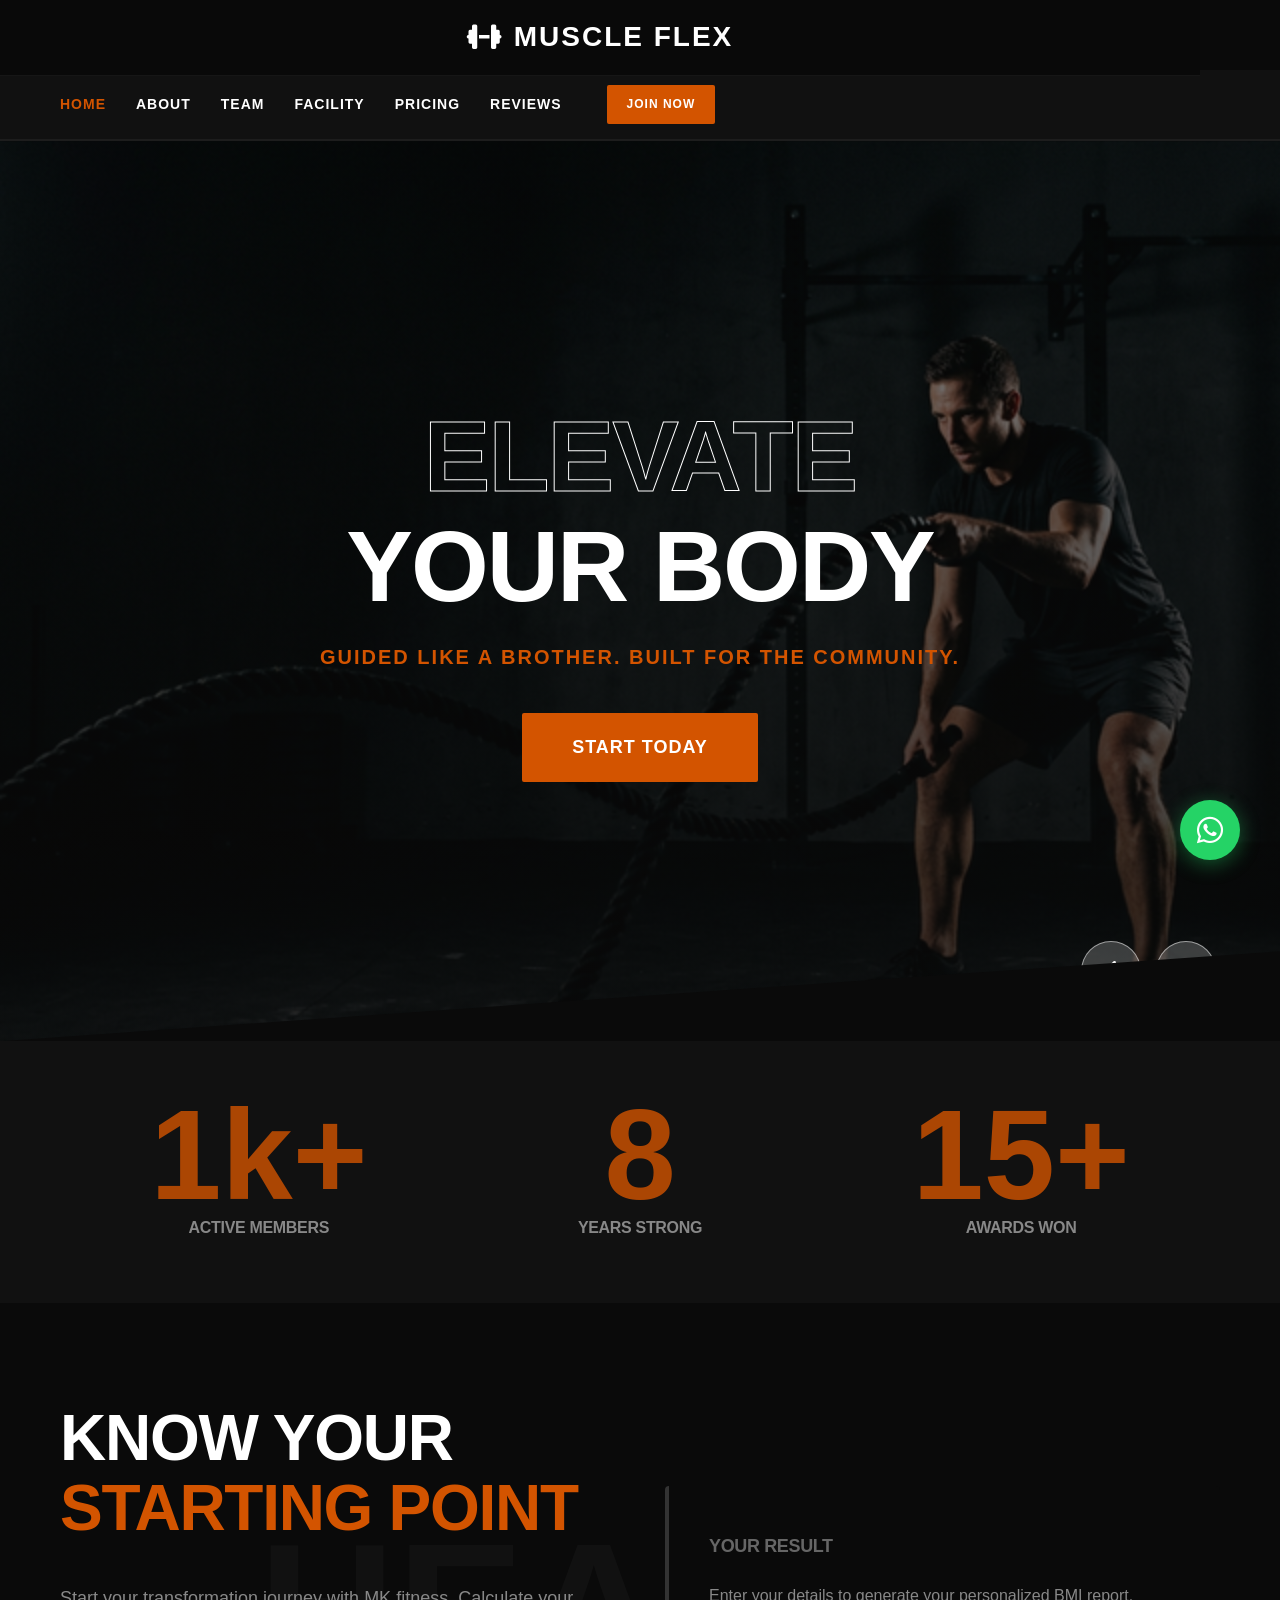
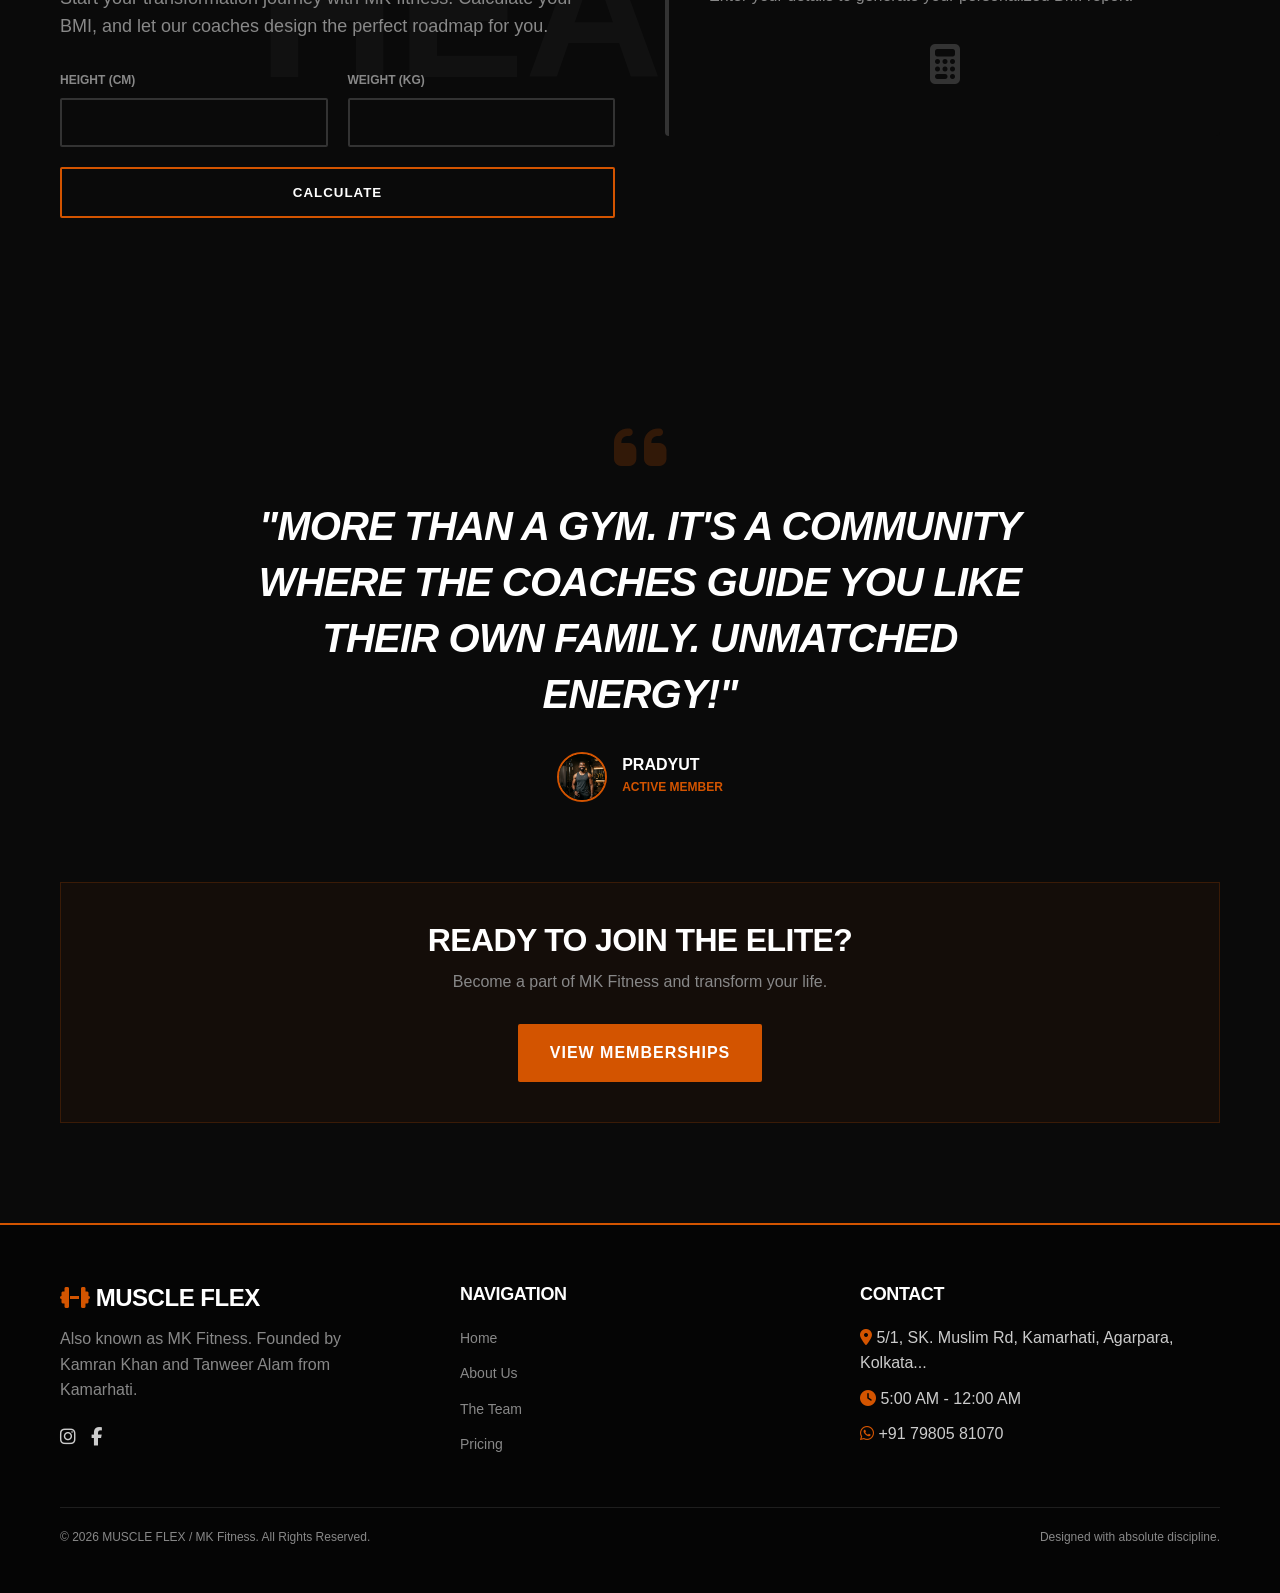
<file: index.html>
<!DOCTYPE html>
<html lang="en">

<head>
    <meta charset="UTF-8">
    <meta name="viewport" content="width=device-width, initial-scale=1.0">
    <title>MUSCLE FLEX | MK Fitness</title>
    <meta name="description"
        content="MK Fitness - Guided Like a Brother. Built for the Community. Transform your body with experts Kamran Khan and Tanweer Alam in Kamarhati.">
    <!-- Font Awesome for Icons -->
    <link rel="stylesheet" href="https://cdnjs.cloudflare.com/ajax/libs/font-awesome/6.4.0/css/all.min.css">
    <link rel="stylesheet" href="style.css">
</head>

<body>

    <!-- Header Navigation -->
    <header>
        <div class="container logo-container">
            <a href="index.html" class="logo">
                <i class="fas fa-dumbbell"></i>
                MUSCLE FLEX
            </a>
        </div>
    </header>
    <div class="main-nav">
        <div class="container" style="position: relative;">
            <button class="nav-scroll-btn scroll-left"><i class="fas fa-chevron-left"></i></button>
            <div class="nav-scroll-container">
                <nav class="nav-links">
                    <a href="index.html">Home</a>
                    <a href="about.html">About</a>
                    <a href="trainers.html">Team</a>
                    <a href="gallery.html">Facility</a>
                    <a href="pricing.html">Pricing</a>
                    <a href="testimonials.html">Reviews</a>
                    <a href="contact.html" class="btn" style="padding: 10px 20px; font-size: 12px; margin-left: 15px;">Join Now</a>
                </nav>
            </div>
            <button class="nav-scroll-btn scroll-right"><i class="fas fa-chevron-right"></i></button>
        </div>
    </div>

    <!-- Hero Section -->
    <section class="hero clip-bottom-right fade-in-section"
        style="height: 100vh; display: flex; align-items: center; position: relative;">

        <!-- Image Slider -->
        <div class="hero-slider" id="homeSlider">
            <div class="hero-slide active" style="background-image: url('assets/images/hero_bg_1772697426117.png');">
            </div>
            <div class="hero-slide"
                style="background-image: url('https://images.unsplash.com/photo-1534438327276-14e5300c3a48?q=80&w=1470&auto=format&fit=crop');">
            </div>
            <div class="hero-slide"
                style="background-image: url('https://images.unsplash.com/photo-1581009146145-b5ef050c2e1e?q=80&w=1470&auto=format&fit=crop');">
            </div>
            <div class="hero-slide"
                style="background-image: url('https://images.unsplash.com/photo-1540497077202-7c8a3999166f?q=80&w=1470&auto=format&fit=crop');">
            </div>
            <div class="hero-slide"
                style="background-image: url('https://images.unsplash.com/photo-1517836357463-d25dfeac3438?q=80&w=1470&auto=format&fit=crop');">
            </div>
            <div class="hero-slide"
                style="background-image: url('https://images.unsplash.com/photo-1571019614242-c5c5dee9f50b?q=80&w=1470&auto=format&fit=crop');">
            </div>
            <div class="hero-slide"
                style="background-image: url('https://images.unsplash.com/photo-1554224155-6726b3ff858f?q=80&w=1511&auto=format&fit=crop');">
            </div>
        </div>

        <div class="slider-controls">
            <button class="slider-btn prev-slide" id="sliderPrev"><i class="fas fa-chevron-left"></i></button>
            <button class="slider-btn next-slide" id="sliderNext"><i class="fas fa-chevron-right"></i></button>
        </div>

        <div class="container section-relative text-center">
            <h1 class="hero-headline">
                <span style="color: transparent; -webkit-text-stroke: 1px var(--text-white);">ELEVATE</span>
                <br>YOUR BODY
            </h1>
            <p style="font-size: 20px; font-weight: 600; text-transform: uppercase; margin-bottom: 40px; letter-spacing: 2px;"
                class="text-orange">Guided Like a Brother. Built for the Community.</p>
            <a href="contact.html" class="btn" style="font-size: 18px; padding: 20px 50px;">START TODAY</a>
        </div>
    </section>

    <!-- Stats Bar -->
    <section class="stats-bar bg-dark" style="padding: 50px 0;">
        <div class="container"
            style="display: flex; justify-content: space-around; flex-wrap: wrap; text-align: center; gap: 30px;">
            <div class="fade-in-section delay-1">
                <div class="big-number">1k+</div>
                <h4 style="color: var(--text-muted);">ACTIVE MEMBERS</h4>
            </div>
            <div class="fade-in-section delay-2">
                <div class="big-number">8</div>
                <h4 style="color: var(--text-muted);">YEARS STRONG</h4>
            </div>
            <div class="fade-in-section delay-3">
                <div class="big-number">15+</div>
                <h4 style="color: var(--text-muted);">AWARDS WON</h4>
            </div>
        </div>
    </section>

    <!-- BMI Calculator -->
    <section class="bmi-calc section-padding bg-tertiary clip-both section-relative">
        <div class="ghost-text">HEALTH</div>
        <div class="container section-relative"
            style="display: grid; grid-template-columns: 1fr 1fr; gap: 50px; align-items: center;">
            <div class="fade-in-section">
                <h2 class="section-title">KNOW YOUR
                    <br><span class="text-orange">STARTING POINT</span>
                </h2>
                <p style="font-size: 18px; color: var(--text-muted);">Start your transformation journey with MK fitness.
                    Calculate your BMI, and let our coaches design the perfect roadmap for you.</p>

                <form id="bmi-form" style="display: grid; grid-template-columns: 1fr 1fr; gap: 20px; margin-top: 30px;">
                    <div>
                        <label
                            style="display: block; margin-bottom: 8px; font-size: 12px; font-weight: 700; color: var(--text-muted); text-transform: uppercase;">Height
                            (cm)</label>
                        <input type="number" id="bmi-height" required
                            style="width: 100%; padding: 15px; background: transparent; border: 2px solid #333; color: white; font-weight: 600; outline: none; transition: border 0.3s; border-radius: 2px;">
                    </div>
                    <div>
                        <label
                            style="display: block; margin-bottom: 8px; font-size: 12px; font-weight: 700; color: var(--text-muted); text-transform: uppercase;">Weight
                            (kg)</label>
                        <input type="number" id="bmi-weight" required
                            style="width: 100%; padding: 15px; background: transparent; border: 2px solid #333; color: white; font-weight: 600; outline: none; transition: border 0.3s; border-radius: 2px;">
                    </div>
                    <button type="submit" class="btn btn-outline" style="grid-column: span 2;">CALCULATE</button>
                </form>
            </div>

            <div id="bmi-result" class="fade-in-section delay-2"
                style="background: var(--bg-primary); padding: 40px; border-left: 4px solid #333; border-radius: 4px; display: flex; flex-direction: column; justify-content: center; min-height: 250px;">
                <h3 style="color: #666; font-weight: 600; font-size: 18px;">YOUR RESULT</h3>
                <p style="color: var(--text-muted); margin-top: 10px;">Enter your details to generate your personalized
                    BMI report.</p>
                <i class="fas fa-calculator"
                    style="font-size: 40px; color: #333; margin-top: 20px; align-self: center;"></i>
            </div>
        </div>
    </section>

    <!-- Testimonial Snippet & CTA -->
    <section class="section-padding bg-primary clip-both">
        <div class="container text-center fade-in-section">
            <i class="fas fa-quote-left"
                style="font-size: 60px; color: var(--accent-orange); opacity: 0.2; margin-bottom: 20px;"></i>
            <h2
                style="font-size: clamp(24px, 4vw, 40px); font-weight: 600; font-style: italic; max-width: 800px; margin: 0 auto; line-height: 1.4;">
                "More than a gym. It's a community where the coaches guide you like their own family. Unmatched energy!"
            </h2>
            <div style="margin-top: 30px; display: flex; align-items: center; justify-content: center; gap: 15px;">
                <img src="assets/images/avatar_pradyut_1772697678929.png" alt="PRADYUT"
                    style="width: 50px; height: 50px; border-radius: 50%; border: 2px solid var(--accent-orange);">
                <div style="text-align: left;">
                    <strong
                        style="color: var(--text-white); font-weight: 800; text-transform: uppercase; display: block; line-height: 1;">PRADYUT</strong>
                    <span style="color: var(--accent-orange); font-size: 12px; font-weight: 600;">ACTIVE MEMBER</span>
                </div>
            </div>

            <div
                style="margin-top: 80px; padding: 40px; background: rgba(211,84,0,0.05); border: 1px solid rgba(211,84,0,0.2);">
                <h3 style="font-size: 32px; margin-bottom: 10px;">READY TO JOIN THE ELITE?</h3>
                <p style="color: var(--text-muted); margin-bottom: 30px;">Become a part of MK Fitness and transform your
                    life.</p>
                <a href="pricing.html" class="btn">VIEW MEMBERSHIPS</a>
            </div>
        </div>
    </section>

    <!-- Footer -->
    <footer>
        <div class="container">
            <div class="footer-content">
                <div class="footer-brand">
                    <h3 style="font-weight: 900;"><i class="fas fa-dumbbell text-orange"></i> MUSCLE FLEX</h3>
                    <p>Also known as MK Fitness. Founded by Kamran Khan and Tanweer Alam from Kamarhati.</p>
                    <div class="social-icons" style="margin-top: 20px;">
                        <a href="https://www.instagram.com/mk_fitness231/" target="_blank"><i
                                class="fab fa-instagram"></i></a>
                        <a href="https://www.instagram.com/p/DUtfgLCE4Ok/" target="_blank"><i
                                class="fab fa-facebook-f"></i></a>
                    </div>
                </div>

                <div class="footer-links">
                    <h4 style="color: var(--text-white); font-weight: 700;">NAVIGATION</h4>
                    <ul>
                        <li><a href="index.html">Home</a></li>
                        <li><a href="about.html">About Us</a></li>
                        <li><a href="trainers.html">The Team</a></li>
                        <li><a href="pricing.html">Pricing</a></li>
                    </ul>
                </div>

                <div class="footer-links">
                    <h4 style="color: var(--text-white); font-weight: 700;">CONTACT</h4>
                    <ul>
                        <li><i class="fas fa-map-marker-alt text-orange"></i> 5/1, SK. Muslim Rd, Kamarhati, Agarpara,
                            Kolkata...</li>
                        <li><i class="fas fa-clock text-orange"></i> 5:00 AM - 12:00 AM</li>
                        <li><i class="fab fa-whatsapp text-orange"></i> +91 79805 81070</li>
                    </ul>
                </div>
            </div>

            <div class="footer-bottom">
                <p>&copy; 2026 MUSCLE FLEX / MK Fitness. All Rights Reserved.</p>
                <p>Designed with absolute discipline.</p>
            </div>
        </div>
    </footer>

    <!-- WhatsApp Floating Button -->
    <a href="https://wa.me/917980581070?text=Hi!%20I'm%20interested%20in%20joining%20MUSCLE%20FLEX%20%F0%9F%92%AA"
        class="whatsapp-float" target="_blank" aria-label="Chat on WhatsApp">
        <i class="fab fa-whatsapp"></i>
    </a>

    <script src="script.js"></script>
</body>

</html>
</file>
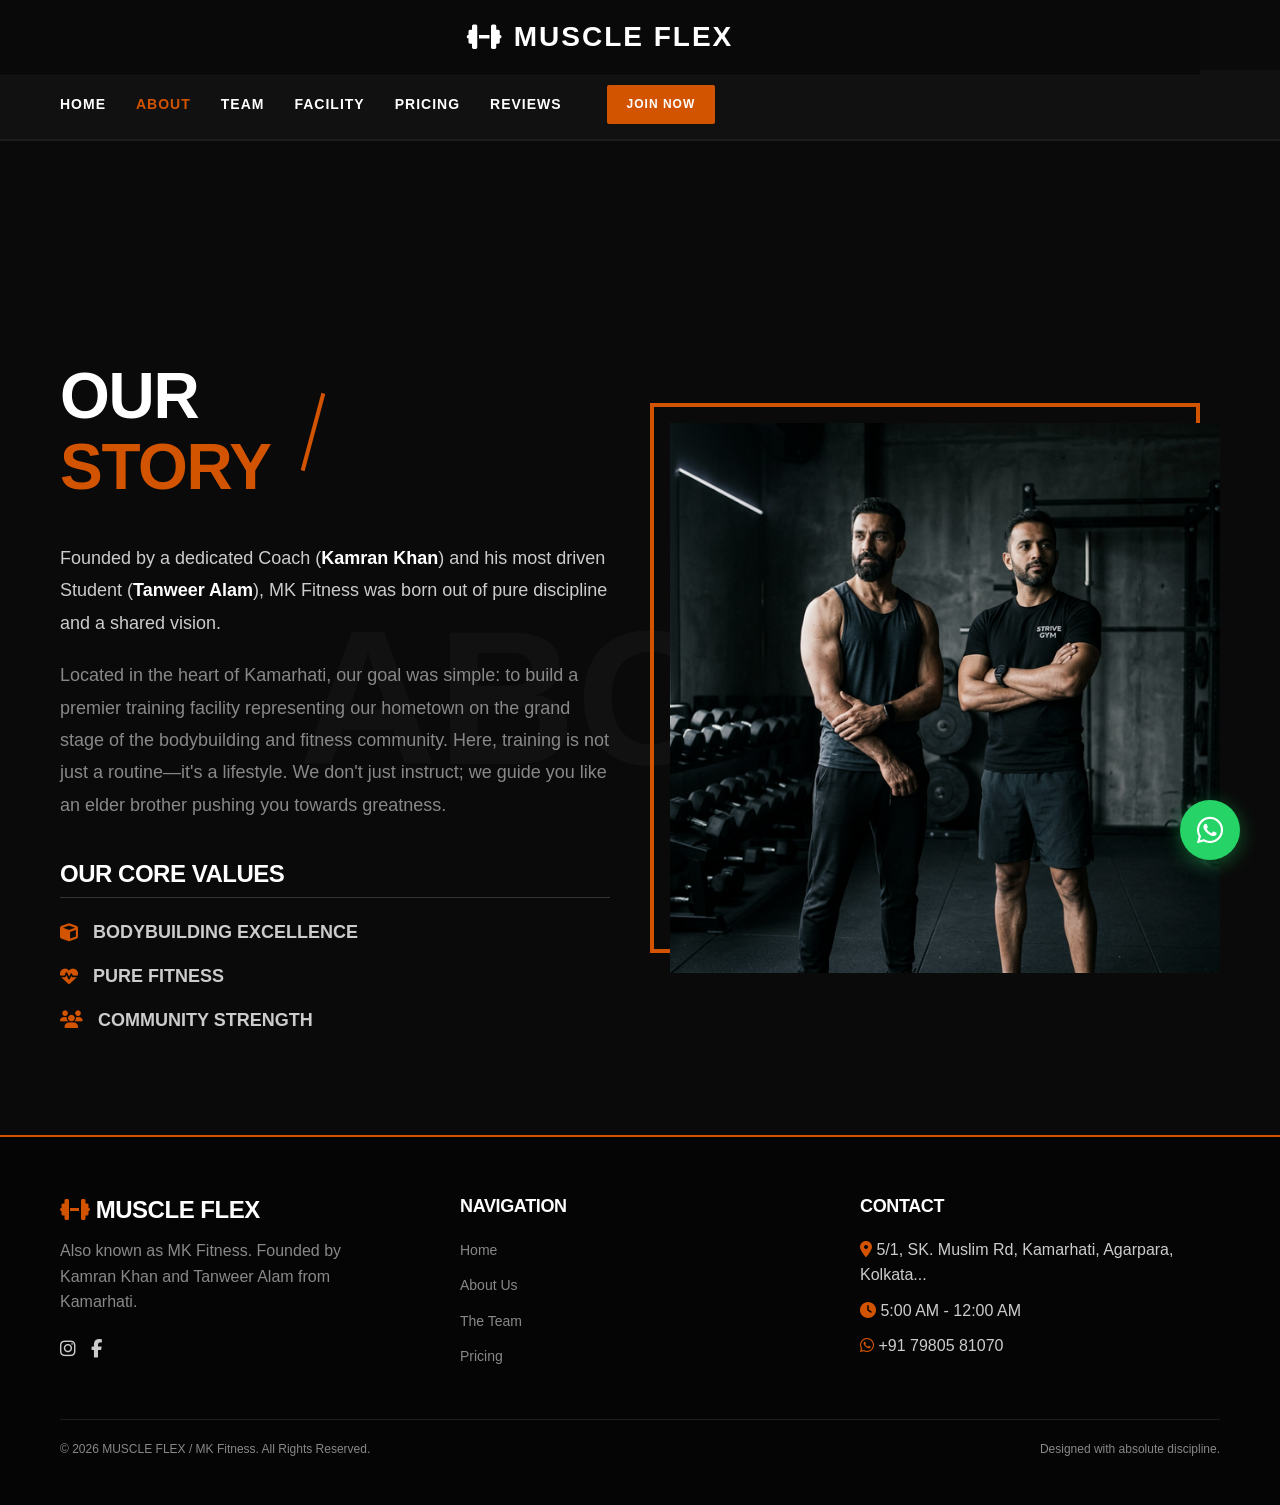
<file: about.html>
<!DOCTYPE html>
<html lang="en">

<head>
    <meta charset="UTF-8">
    <meta name="viewport" content="width=device-width, initial-scale=1.0">
    <title>About Us | MUSCLE FLEX | MK Fitness</title>
    <link rel="stylesheet" href="https://cdnjs.cloudflare.com/ajax/libs/font-awesome/6.4.0/css/all.min.css">
    <link rel="stylesheet" href="style.css">
</head>

<body>

    <!-- Header Navigation -->
    <header>
        <div class="container logo-container">
            <a href="index.html" class="logo">
                <i class="fas fa-dumbbell"></i>
                MUSCLE FLEX
            </a>
        </div>
    </header>
    <div class="main-nav">
        <div class="container" style="position: relative;">
            <button class="nav-scroll-btn scroll-left"><i class="fas fa-chevron-left"></i></button>
            <div class="nav-scroll-container">
                <nav class="nav-links">
                    <a href="index.html">Home</a>
                    <a href="about.html">About</a>
                    <a href="trainers.html">Team</a>
                    <a href="gallery.html">Facility</a>
                    <a href="pricing.html">Pricing</a>
                    <a href="testimonials.html">Reviews</a>
                    <a href="contact.html" class="btn" style="padding: 10px 20px; font-size: 12px; margin-left: 15px;">Join Now</a>
                </nav>
            </div>
            <button class="nav-scroll-btn scroll-right"><i class="fas fa-chevron-right"></i></button>
        </div>
    </div>

    <!-- Page Header Area -->
    <div style="height: 120px;"></div>

    <!-- About Section -->
    <section class="section-padding bg-secondary section-relative clip-bottom-right">
        <div class="ghost-text">ABOUT</div>

        <div class="container section-relative"
            style="display: grid; grid-template-columns: 1fr 1fr; gap: 60px; align-items: center;">
            <div class="fade-in-section">
                <div style="display: flex; align-items: center;">
                    <h2 class="section-title" style="margin-bottom: 0;">OUR
                        <br><span class="text-orange">STORY</span>
                    </h2>
                    <div class="orange-slash" style="margin-left: 40px;"></div>
                </div>

                <p
                    style="font-size: 18px; line-height: 1.8; color: var(--text-light); margin-top: 40px; margin-bottom: 20px;">
                    Founded by a dedicated Coach (<span class="text-white" style="font-weight: 700;">Kamran Khan</span>)
                    and his most driven Student (<span class="text-white" style="font-weight: 700;">Tanweer
                        Alam</span>), MK Fitness was born out of pure discipline and a shared vision.
                </p>
                <p style="font-size: 18px; line-height: 1.8; color: var(--text-muted); margin-bottom: 40px;">
                    Located in the heart of Kamarhati, our goal was simple: to build a premier training facility
                    representing our hometown on the grand stage of the bodybuilding and fitness community. Here,
                    training is not just a routine—it's a lifestyle. We don't just instruct; we guide you like an elder
                    brother pushing you towards greatness.
                </p>

                <h3 style="font-size: 24px; border-bottom: 1px solid #333; padding-bottom: 10px; margin-bottom: 20px;">
                    OUR CORE VALUES</h3>
                <ul style="list-style: none; display: flex; flex-direction: column; gap: 15px;">
                    <li style="display: flex; align-items: center; gap: 15px; font-size: 18px; font-weight: 600;">
                        <i class="fas fa-cube text-orange"></i> BODYBUILDING EXCELLENCE
                    </li>
                    <li style="display: flex; align-items: center; gap: 15px; font-size: 18px; font-weight: 600;">
                        <i class="fas fa-heartbeat text-orange"></i> PURE FITNESS
                    </li>
                    <li style="display: flex; align-items: center; gap: 15px; font-size: 18px; font-weight: 600;">
                        <i class="fas fa-users text-orange"></i> COMMUNITY STRENGTH
                    </li>
                </ul>
            </div>

            <div class="fade-in-section delay-2" style="position: relative;">
                <div
                    style="position: absolute; top: -20px; left: -20px; width: 100%; height: 100%; border: 4px solid var(--accent-orange); z-index: 0;">
                </div>
                <img src="assets/images/about_photo_1772697732230.png" alt="Kamran and Tanweer"
                    style="position: relative; z-index: 1; filter: grayscale(20%); width: 100%;">
            </div>
        </div>
    </section>

    <!-- Footer -->
    <footer>
        <div class="container">
            <div class="footer-content">
                <div class="footer-brand">
                    <h3 style="font-weight: 900;"><i class="fas fa-dumbbell text-orange"></i> MUSCLE FLEX</h3>
                    <p>Also known as MK Fitness. Founded by Kamran Khan and Tanweer Alam from Kamarhati.</p>
                    <div class="social-icons" style="margin-top: 20px;">
                        <a href="https://www.instagram.com/mk_fitness231/" target="_blank"><i
                                class="fab fa-instagram"></i></a>
                        <a href="https://www.instagram.com/p/DUtfgLCE4Ok/" target="_blank"><i
                                class="fab fa-facebook-f"></i></a>
                    </div>
                </div>

                <div class="footer-links">
                    <h4 style="color: var(--text-white); font-weight: 700;">NAVIGATION</h4>
                    <ul>
                        <li><a href="index.html">Home</a></li>
                        <li><a href="about.html">About Us</a></li>
                        <li><a href="trainers.html">The Team</a></li>
                        <li><a href="pricing.html">Pricing</a></li>
                    </ul>
                </div>

                <div class="footer-links">
                    <h4 style="color: var(--text-white); font-weight: 700;">CONTACT</h4>
                    <ul>
                        <li><i class="fas fa-map-marker-alt text-orange"></i> 5/1, SK. Muslim Rd, Kamarhati, Agarpara,
                            Kolkata...</li>
                        <li><i class="fas fa-clock text-orange"></i> 5:00 AM - 12:00 AM</li>
                        <li><i class="fab fa-whatsapp text-orange"></i> +91 79805 81070</li>
                    </ul>
                </div>
            </div>

            <div class="footer-bottom">
                <p>&copy; 2026 MUSCLE FLEX / MK Fitness. All Rights Reserved.</p>
                <p>Designed with absolute discipline.</p>
            </div>
        </div>
    </footer>

    <!-- WhatsApp Floating Button -->
    <a href="https://wa.me/917980581070?text=Hi!%20I'm%20interested%20in%20joining%20MUSCLE%20FLEX%20%F0%9F%92%AA"
        class="whatsapp-float" target="_blank" aria-label="Chat on WhatsApp">
        <i class="fab fa-whatsapp"></i>
    </a>

    <script src="script.js"></script>
</body>

</html>
</file>
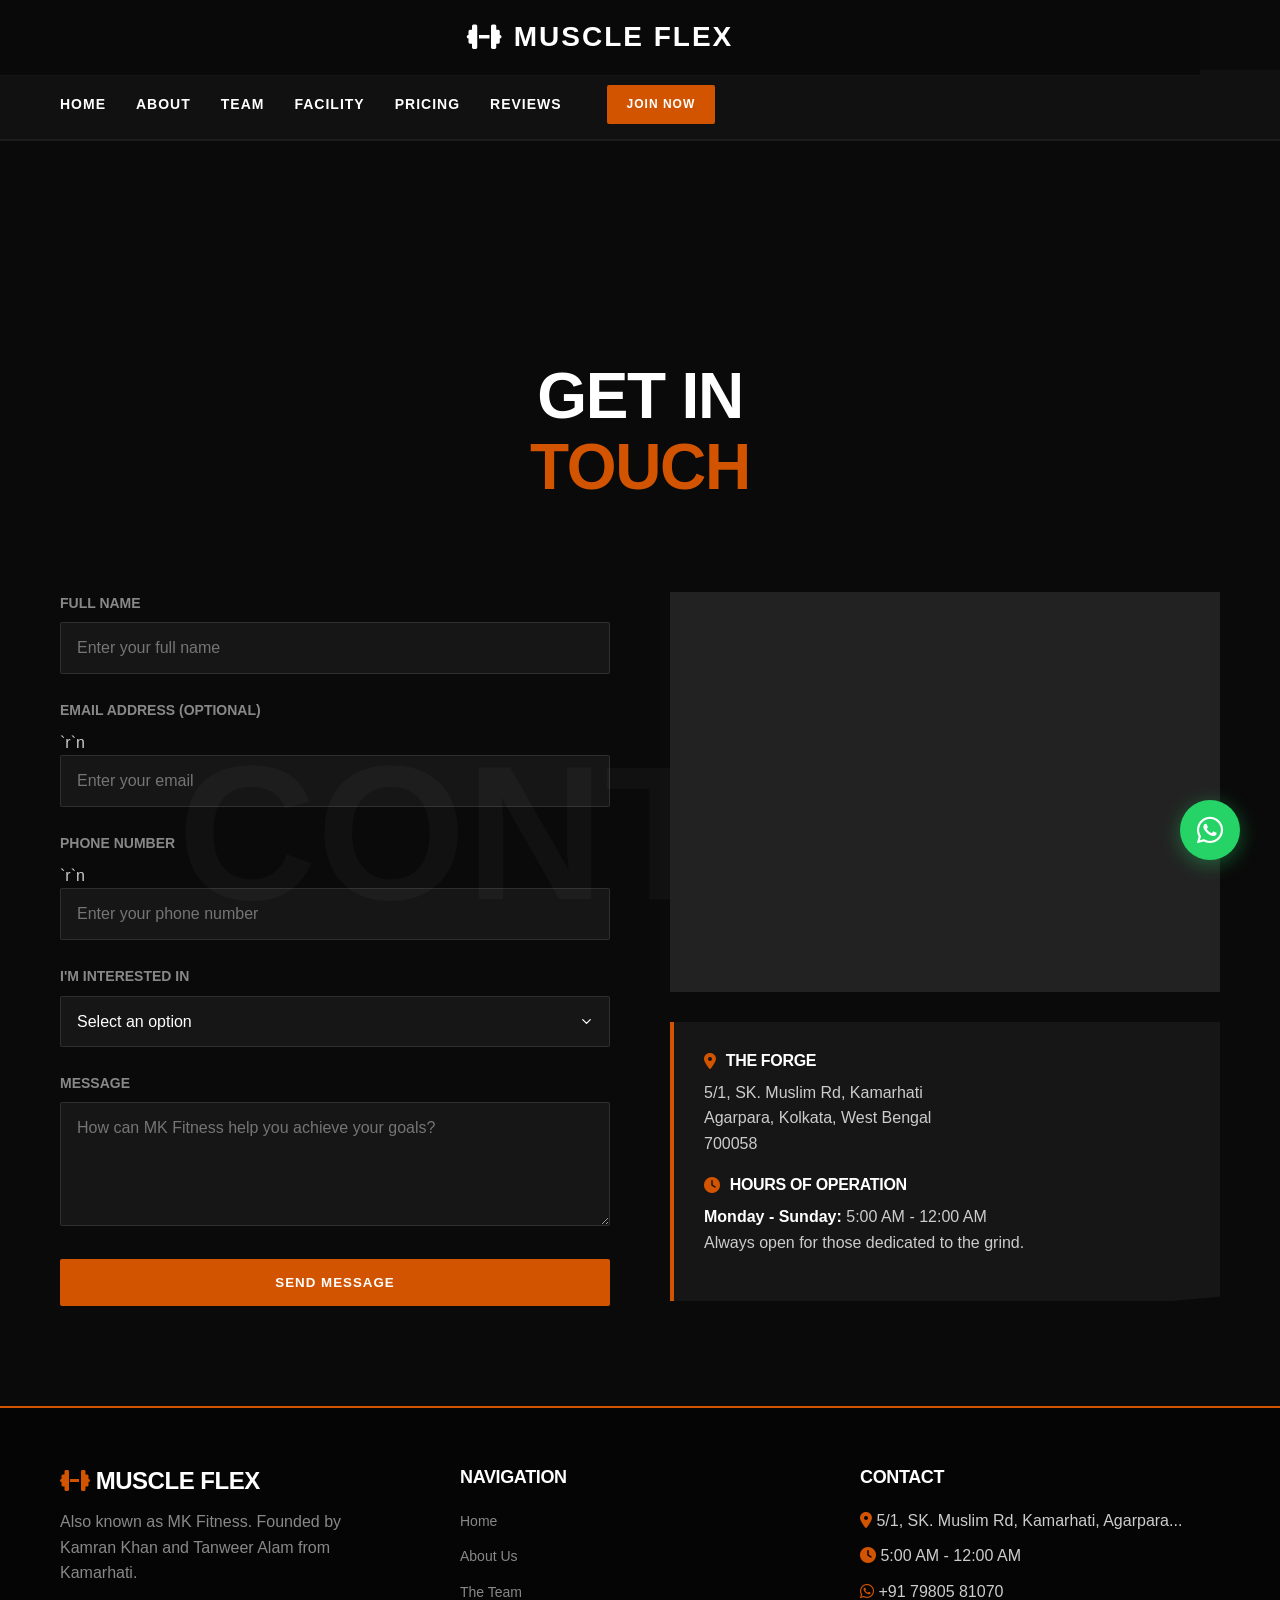
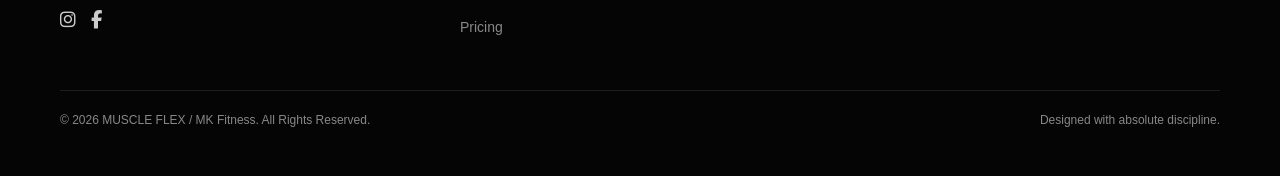
<file: contact.html>
<!DOCTYPE html>
<html lang="en">

<head>
    <meta charset="UTF-8">
    <meta name="viewport" content="width=device-width, initial-scale=1.0">
    <title>Contact & Location | MUSCLE FLEX | MK Fitness</title>
    <link rel="stylesheet" href="https://cdnjs.cloudflare.com/ajax/libs/font-awesome/6.4.0/css/all.min.css">
    <link rel="stylesheet" href="style.css">
    <style>
        .contact-grid {
            display: grid;
            grid-template-columns: 1fr 1fr;
            gap: 60px;
            margin-top: 50px;
        }

        .form-group {
            margin-bottom: 25px;
            text-align: left;
        }

        .form-label {
            display: block;
            margin-bottom: 8px;
            font-size: 14px;
            font-weight: 700;
            color: var(--text-muted);
            text-transform: uppercase;
        }

        .form-control {
            width: 100%;
            padding: 16px;
            background: rgba(255, 255, 255, 0.05);
            border: 1px solid rgba(255, 255, 255, 0.1);
            color: var(--text-white);
            font-family: inherit;
            font-size: 16px;
            border-radius: 2px;
            transition: all 0.3s ease;
        }

        .form-control:focus {
            outline: none;
            border-color: var(--accent-orange);
            background: rgba(255, 255, 255, 0.08);
        }

        select.form-control {
            appearance: none;
            background-image: url("data:image/svg+xml;charset=UTF-8,%3csvg xmlns='http://www.w3.org/2000/svg' viewBox='0 0 24 24' fill='none' stroke='white' stroke-width='2' stroke-linecap='round' stroke-linejoin='round'%3e%3cpolyline points='6 9 12 15 18 9'%3e%3c/polyline%3e%3c/svg%3e");
            background-repeat: no-repeat;
            background-position: right 15px center;
            background-size: 15px;
        }

        select.form-control option {
            background-color: var(--bg-secondary);
            color: var(--text-white);
        }

        .map-container {
            width: 100%;
            height: 400px;
            background-color: #222;
        }

        .info-card {
            background: var(--bg-tertiary);
            padding: 30px;
            margin-top: 30px;
            border-left: 4px solid var(--accent-orange);
            text-align: left;
        }

        @media (max-width: 992px) {
            .contact-grid {
                grid-template-columns: 1fr;
            }
        }
    </style>
</head>

<body class="bg-primary">

    <header>
        <div class="container logo-container">
            <a href="index.html" class="logo">
                <i class="fas fa-dumbbell"></i>
                MUSCLE FLEX
            </a>
        </div>
    </header>
    <div class="main-nav">
        <div class="container" style="position: relative;">
            <button class="nav-scroll-btn scroll-left"><i class="fas fa-chevron-left"></i></button>
            <div class="nav-scroll-container">
                <nav class="nav-links">
                    <a href="index.html">Home</a>
                    <a href="about.html">About</a>
                    <a href="trainers.html">Team</a>
                    <a href="gallery.html">Facility</a>
                    <a href="pricing.html">Pricing</a>
                    <a href="testimonials.html">Reviews</a>
                    <a href="contact.html" class="btn" style="padding: 10px 20px; font-size: 12px; margin-left: 15px;">Join Now</a>
                </nav>
            </div>
            <button class="nav-scroll-btn scroll-right"><i class="fas fa-chevron-right"></i></button>
        </div>
    </div>

    <div style="height: 120px;"></div>

    <section class="section-padding section-relative clip-bottom-right">
        <div class="ghost-text">CONTACT</div>

        <div class="container section-relative text-center fade-in-section">
            <h2 class="section-title">GET IN
                <br><span class="text-orange">TOUCH</span>
            </h2>

            <div class="contact-grid">

                <!-- Contact Form -->
                <div class="fade-in-section delay-1">
                    <form id="contact-form">
                        <div class="form-group">
                            <label class="form-label">Full Name</label>
                            <input type="text" class="form-control" required placeholder="Enter your full name"
                                id="contactName">
                        </div>

                        <div class="form-group">
                            <label class="form-label">Email Address (Optional)</label>`r`n                            <input type="email" class="form-control" placeholder="Enter your email" id="contactEmail">
                        </div>

                        <div class="form-group">
                            <label class="form-label">Phone Number</label>`r`n                            <input type="tel" class="form-control" required placeholder="Enter your phone number" id="contactPhone">
                        </div>

                        <div class="form-group">
                            <label class="form-label">I'm Interested In</label>
                            <select class="form-control" required id="contactInterest">
                                <option value="" disabled selected>Select an option</option>
                                <option value="membership">General Membership</option>
                                <option value="pt">Personal Training</option>
                                <option value="nutrition">Nutrition / Diet Plan</option>
                                <option value="competition">Competition Prep</option>
                                <option value="other">Other Inquiry</option>
                            </select>
                        </div>

                        <div class="form-group">
                            <label class="form-label">Message</label>
                            <textarea class="form-control" rows="5" required placeholder="How can MK Fitness help you achieve your goals?" id="contactMessage"></textarea>
                        </div>

                        <button type="submit" class="btn" style="width: 100%;">SEND MESSAGE</button>
                    </form>
                </div>

                <!-- Map and Info -->
                <div class="fade-in-section delay-2">
                    <div class="map-container">
                        <!-- Setting map to Kamarhati coords as requested via generic query -->
                        <iframe
                            src="https://www.google.com/maps/embed?pb=!1m18!1m12!1m3!1d14728.841052136056!2d88.36868112836254!3d22.6685810058987!2m3!1f0!2f0!3f0!3m2!1i1024!2i768!4f13.1!3m3!1m2!1s0x39f89d3d4b656da1%3A0x6a2cdea8dd683dbd!2sKamarhati%2C%20Kolkata%2C%20West%20Bengal!5e0!3m2!1sen!2sin!4v1700000000000!5m2!1sen!2sin"
                            width="100%" height="100%" style="border:0; filter: grayscale(100%) invert(90%);"
                            allowfullscreen="" loading="lazy" referrerpolicy="no-referrer-when-downgrade">
                        </iframe>
                    </div>

                    <div class="info-card">
                        <div style="margin-bottom: 20px;">
                            <h4
                                style="color: var(--text-white); display: flex; align-items: center; gap: 10px; margin-bottom: 10px;">
                                <i class="fas fa-map-marker-alt text-orange"></i> THE FORGE
                            </h4>
                            <p style="color: var(--text-light); line-height: 1.6;">
                                5/1, SK. Muslim Rd, Kamarhati<br>
                                Agarpara, Kolkata, West Bengal<br>
                                700058
                            </p>
                        </div>

                        <div>
                            <h4
                                style="color: var(--text-white); display: flex; align-items: center; gap: 10px; margin-bottom: 10px;">
                                <i class="fas fa-clock text-orange"></i> HOURS OF OPERATION
                            </h4>
                            <p style="color: var(--text-light); line-height: 1.6;">
                                <strong style="color: var(--text-white);">Monday - Sunday:</strong> 5:00 AM - 12:00
                                AM<br>
                                Always open for those dedicated to the grind.
                            </p>
                        </div>
                    </div>
                </div>

            </div>
        </div>
    </section>

    <!-- Footer -->
    <footer>
        <div class="container">
            <div class="footer-content">
                <div class="footer-brand">
                    <h3 style="font-weight: 900;"><i class="fas fa-dumbbell text-orange"></i> MUSCLE FLEX</h3>
                    <p>Also known as MK Fitness. Founded by Kamran Khan and Tanweer Alam from Kamarhati.</p>
                    <div class="social-icons" style="margin-top: 20px;">
                        <a href="https://www.instagram.com/mk_fitness231/" target="_blank"><i
                                class="fab fa-instagram"></i></a>
                        <a href="https://www.instagram.com/p/DUtfgLCE4Ok/" target="_blank"><i
                                class="fab fa-facebook-f"></i></a>
                    </div>
                </div>

                <div class="footer-links">
                    <h4 style="color: var(--text-white); font-weight: 700;">NAVIGATION</h4>
                    <ul>
                        <li><a href="index.html">Home</a></li>
                        <li><a href="about.html">About Us</a></li>
                        <li><a href="trainers.html">The Team</a></li>
                        <li><a href="pricing.html">Pricing</a></li>
                    </ul>
                </div>

                <div class="footer-links">
                    <h4 style="color: var(--text-white); font-weight: 700;">CONTACT</h4>
                    <ul>
                        <li><i class="fas fa-map-marker-alt text-orange"></i> 5/1, SK. Muslim Rd, Kamarhati, Agarpara...
                        </li>
                        <li><i class="fas fa-clock text-orange"></i> 5:00 AM - 12:00 AM</li>
                        <li><i class="fab fa-whatsapp text-orange"></i> +91 79805 81070</li>
                    </ul>
                </div>
            </div>

            <div class="footer-bottom">
                <p>&copy; 2026 MUSCLE FLEX / MK Fitness. All Rights Reserved.</p>
                <p>Designed with absolute discipline.</p>
            </div>
        </div>
    </footer>

    <a href="https://wa.me/917980581070" class="whatsapp-float"><i class="fab fa-whatsapp"></i></a>
    <script src="script.js"></script>
</body>

</html>
</file>
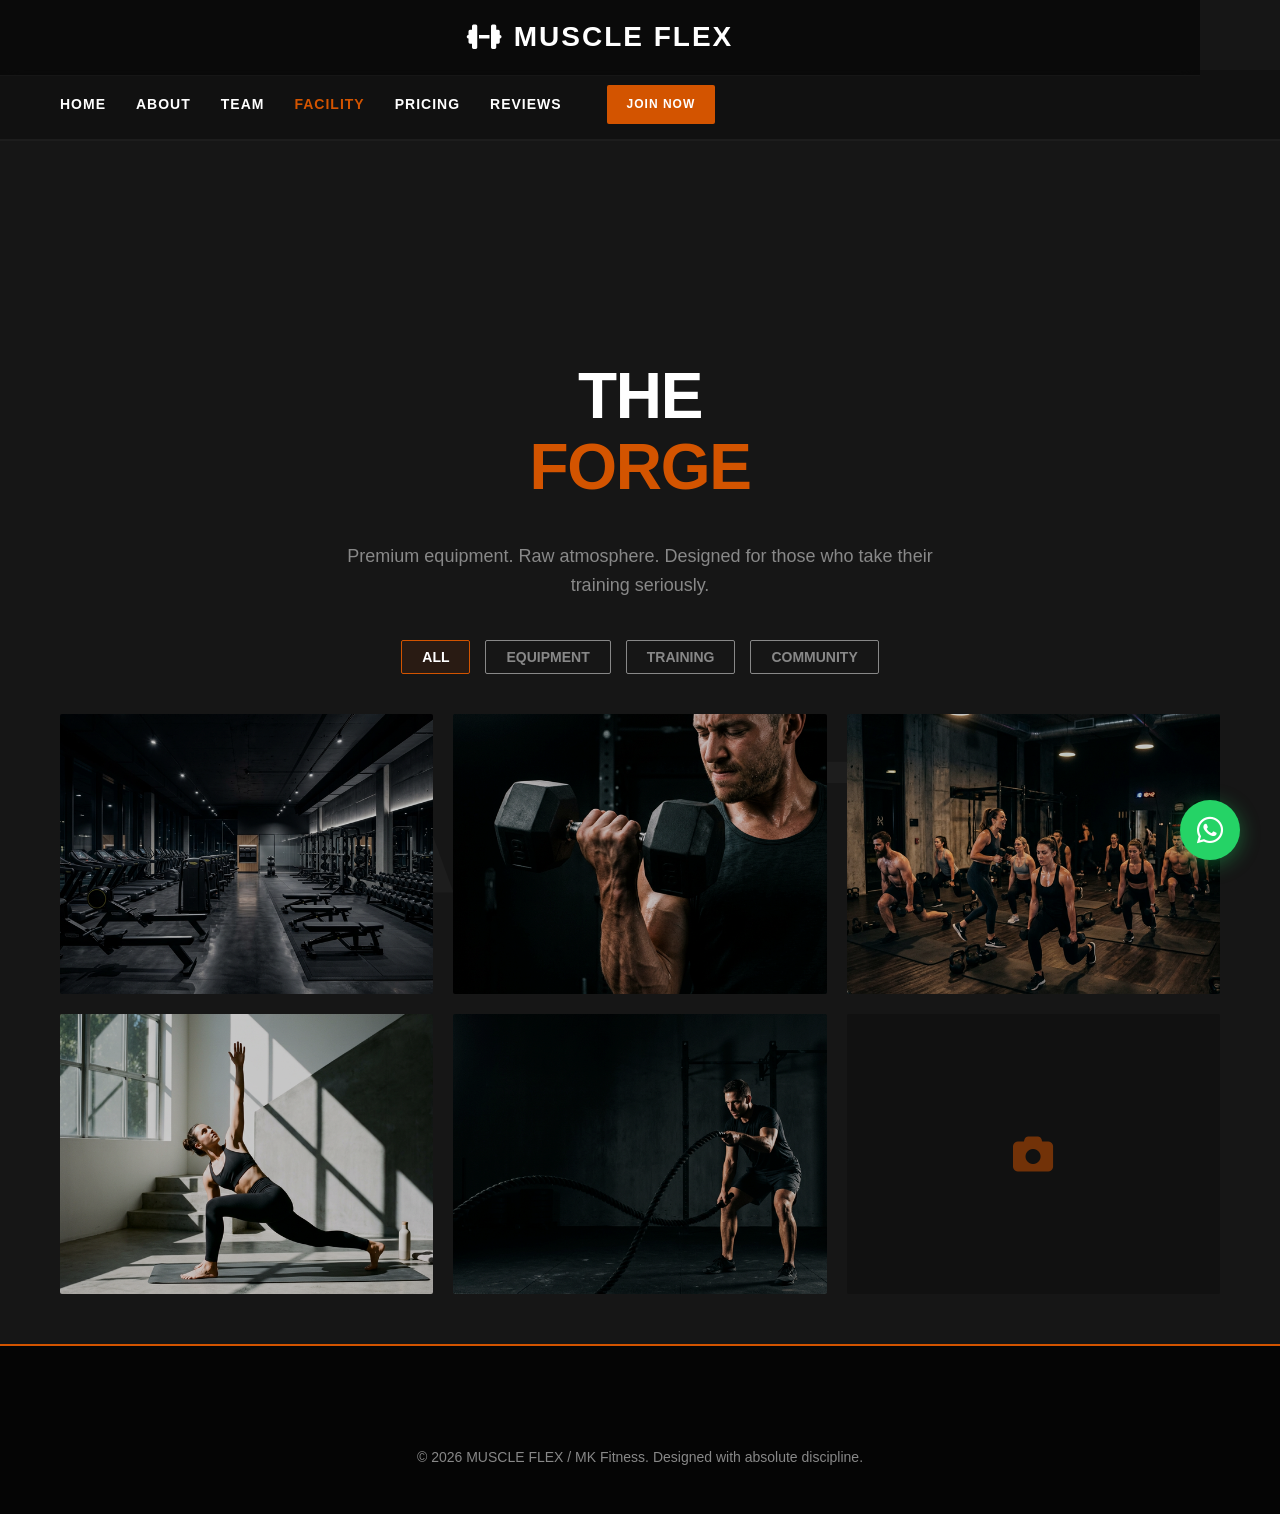
<file: gallery.html>
<!DOCTYPE html>
<html lang="en">

<head>
    <meta charset="UTF-8">
    <meta name="viewport" content="width=device-width, initial-scale=1.0">
    <title>Our Facility | MUSCLE FLEX | MK Fitness</title>
    <link rel="stylesheet" href="https://cdnjs.cloudflare.com/ajax/libs/font-awesome/6.4.0/css/all.min.css">
    <link rel="stylesheet" href="style.css">
    <style>
        .gallery-filters {
            display: flex;
            justify-content: center;
            gap: 15px;
            margin-bottom: 40px;
            flex-wrap: wrap;
        }

        .filter-btn {
            background: transparent;
            border: 1px solid var(--text-muted);
            color: var(--text-muted);
            padding: 8px 20px;
            border-radius: 2px;
            cursor: pointer;
            font-size: 14px;
            font-weight: 600;
            text-transform: uppercase;
            transition: all 0.3s ease;
        }

        .filter-btn:hover,
        .filter-btn.active {
            border-color: var(--accent-orange);
            color: var(--text-white);
            background: rgba(211, 84, 0, 0.1);
        }

        .gallery-grid {
            display: grid;
            grid-template-columns: repeat(auto-fill, minmax(350px, 1fr));
            gap: 20px;
        }

        .gallery-item {
            position: relative;
            overflow: hidden;
            border-radius: 2px;
            aspect-ratio: 4/3;
            background-color: var(--bg-tertiary);
        }

        .gallery-item img {
            width: 100%;
            height: 100%;
            object-fit: cover;
            transition: transform 0.5s ease;
            filter: brightness(0.8);
        }

        .gallery-item:hover img {
            transform: scale(1.1);
            filter: brightness(1);
        }

        .gallery-overlay {
            position: absolute;
            bottom: 0;
            left: 0;
            width: 100%;
            background: linear-gradient(to top, rgba(0, 0, 0, 0.9), transparent);
            padding: 30px 20px 20px;
            transform: translateY(100%);
            transition: transform 0.3s ease;
        }

        .gallery-item:hover .gallery-overlay {
            transform: translateY(0);
        }
    </style>
</head>

<body class="bg-darker">

    <!-- Header Navigation -->
    <header>
        <div class="container logo-container">
            <a href="index.html" class="logo">
                <i class="fas fa-dumbbell"></i>
                MUSCLE FLEX
            </a>
        </div>
    </header>
    <div class="main-nav">
        <div class="container" style="position: relative;">
            <button class="nav-scroll-btn scroll-left"><i class="fas fa-chevron-left"></i></button>
            <div class="nav-scroll-container">
                <nav class="nav-links">
                    <a href="index.html">Home</a>
                    <a href="about.html">About</a>
                    <a href="trainers.html">Team</a>
                    <a href="gallery.html">Facility</a>
                    <a href="pricing.html">Pricing</a>
                    <a href="testimonials.html">Reviews</a>
                    <a href="contact.html" class="btn" style="padding: 10px 20px; font-size: 12px; margin-left: 15px;">Join Now</a>
                </nav>
            </div>
            <button class="nav-scroll-btn scroll-right"><i class="fas fa-chevron-right"></i></button>
        </div>
    </div>

    <div style="height: 120px;"></div>

    <section class="section-padding section-relative clip-top-left clip-bottom-right bg-primary">
        <div class="ghost-text">FACILITY</div>

        <div class="container section-relative text-center fade-in-section">
            <h2 class="section-title">THE
                <br><span class="text-orange">FORGE</span>
            </h2>
            <p style="max-width: 600px; margin: 0 auto 40px; color: var(--text-muted); font-size: 18px;">
                Premium equipment. Raw atmosphere. Designed for those who take their training seriously.
            </p>

            <!-- Simple JS filter simulation for styling purposes -->
            <div class="gallery-filters">
                <button class="filter-btn active">ALL</button>
                <button class="filter-btn">EQUIPMENT</button>
                <button class="filter-btn">TRAINING</button>
                <button class="filter-btn">COMMUNITY</button>
            </div>

            <div class="gallery-grid">

                <div class="gallery-item fade-in-section delay-1">
                    <img src="assets/images/gym_floor_1772697605695.png" alt="Gym Floor">
                    <div class="gallery-overlay">
                        <h4 style="font-size: 18px; margin: 0;">MAIN FLOOR</h4>
                    </div>
                </div>

                <div class="gallery-item fade-in-section delay-2">
                    <img src="assets/images/services_1_1772697558435.png" alt="Heavy Lifting">
                    <div class="gallery-overlay">
                        <h4 style="font-size: 18px; margin: 0;">FREE WEIGHTS</h4>
                    </div>
                </div>

                <div class="gallery-item fade-in-section delay-3">
                    <img src="assets/images/group_class_1772697622822.png" alt="Group Training">
                    <div class="gallery-overlay">
                        <h4 style="font-size: 18px; margin: 0;">GROUP SESH</h4>
                    </div>
                </div>

                <div class="gallery-item fade-in-section delay-1">
                    <img src="assets/images/services_2_1772697575385.png" alt="Mobility Area">
                    <div class="gallery-overlay">
                        <h4 style="font-size: 18px; margin: 0;">MOBILITY ZONE</h4>
                    </div>
                </div>

                <div class="gallery-item fade-in-section delay-2">
                    <!-- using hero image as generic gym shot -->
                    <img src="assets/images/hero_bg_1772697426117.png" alt="Cardio">
                    <div class="gallery-overlay">
                        <h4 style="font-size: 18px; margin: 0;">CARDIO DECK</h4>
                    </div>
                </div>

                <div class="gallery-item fade-in-section delay-3">
                    <div
                        style="width: 100%; height: 100%; background: #111; display:flex; align-items:center; justify-content:center;">
                        <i class="fas fa-camera text-orange" style="font-size: 40px; opacity: 0.5;"></i>
                    </div>
                    <div class="gallery-overlay">
                        <h4 style="font-size: 18px; margin: 0;">MORE COMING SOON</h4>
                    </div>
                </div>

            </div>
        </div>
    </section>

    <!-- Footer Summary -->
    <footer style="margin-top: -50px; position:relative; z-index:-1; padding-top: 100px;">
        <div class="container text-center">
            <p style="color: var(--text-muted); font-size: 14px;">&copy; 2026 MUSCLE FLEX / MK Fitness. Designed with
                absolute discipline.</p>
        </div>
    </footer>

    <a href="https://wa.me/917980581070" class="whatsapp-float"><i class="fab fa-whatsapp"></i></a>
    <script src="script.js"></script>
    <script>
        // Simple filter toggle visuals
        document.querySelectorAll('.filter-btn').forEach(btn => {
            btn.addEventListener('click', () => {
                document.querySelectorAll('.filter-btn').forEach(b => b.classList.remove('active'));
                btn.classList.add('active');
            });
        });
    </script>
</body>

</html>
</file>
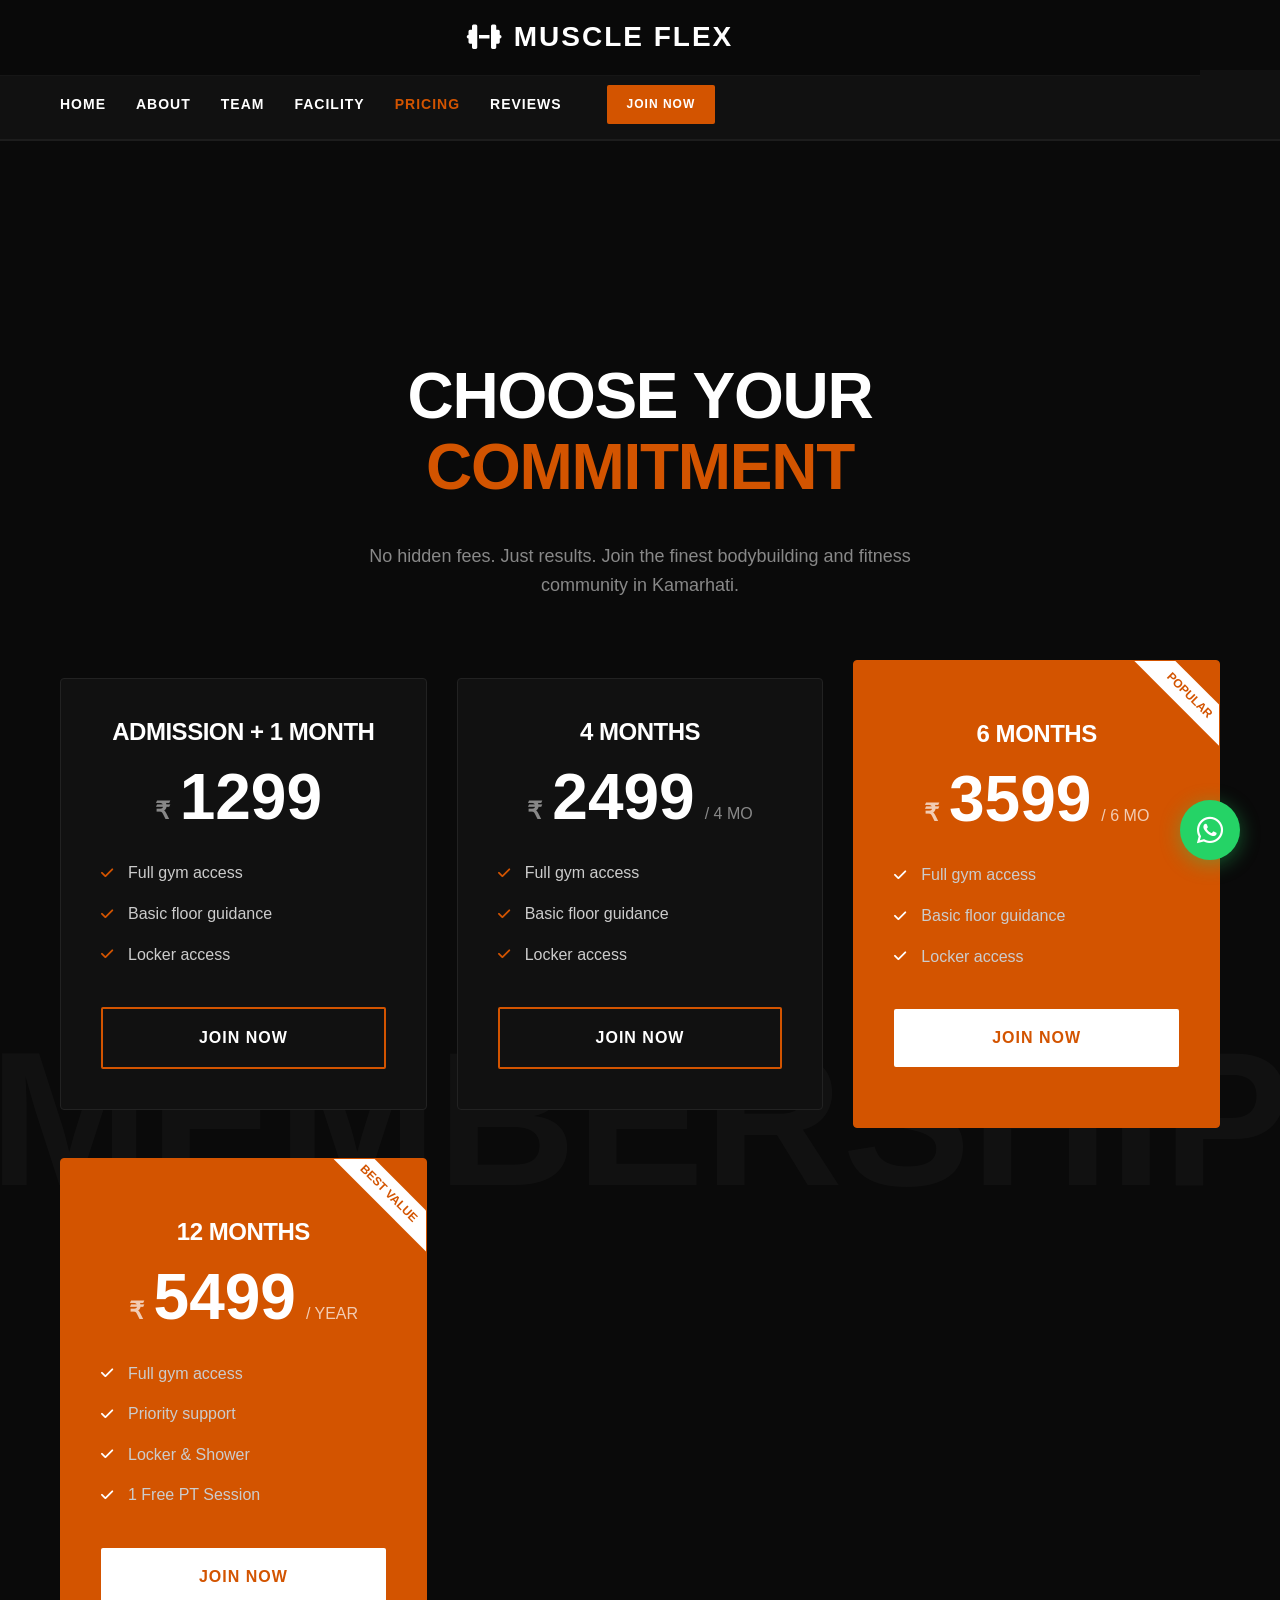
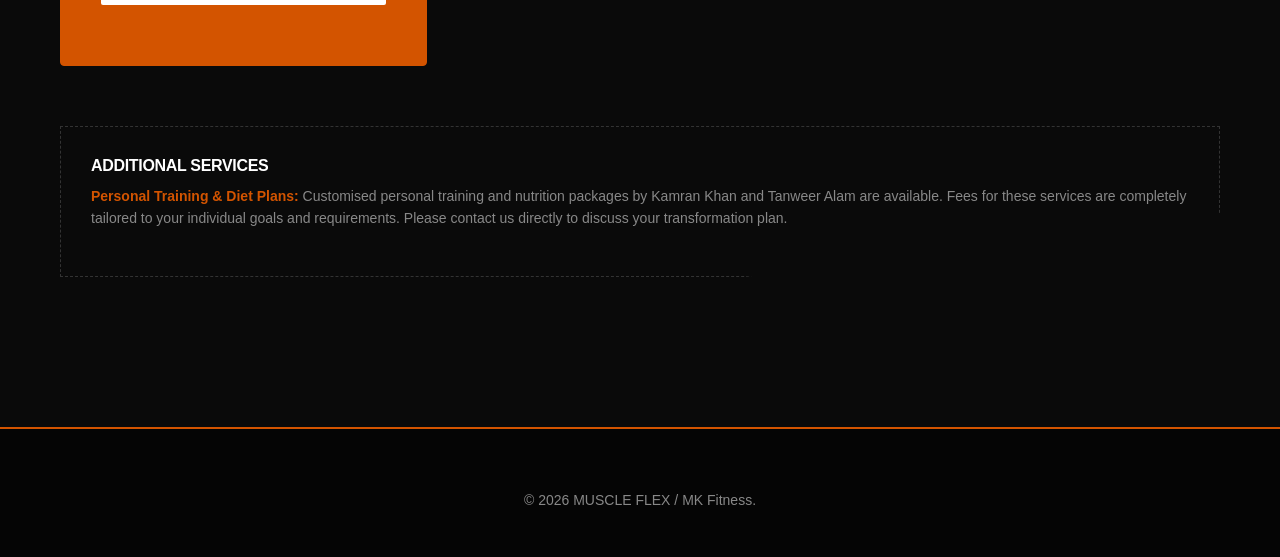
<file: pricing.html>
<!DOCTYPE html>
<html lang="en">

<head>
    <meta charset="UTF-8">
    <meta name="viewport" content="width=device-width, initial-scale=1.0">
    <title>Pricing & Memberships | MUSCLE FLEX | MK Fitness</title>
    <link rel="stylesheet" href="https://cdnjs.cloudflare.com/ajax/libs/font-awesome/6.4.0/css/all.min.css">
    <link rel="stylesheet" href="style.css">
    <style>
        .pricing-grid {
            display: grid;
            grid-template-columns: repeat(auto-fit, minmax(300px, 1fr));
            gap: 30px;
            margin-top: 60px;
            align-items: center;
        }

        .pricing-card {
            background-color: var(--bg-secondary);
            padding: 40px;
            border-radius: 4px;
            border: 1px solid #222;
            transition: transform 0.3s ease;
            position: relative;
            overflow: hidden;
        }

        .pricing-card:hover {
            transform: translateY(-10px);
            border-color: var(--accent-orange);
        }

        .pricing-card.recommended {
            background-color: var(--accent-orange);
            border-color: var(--accent-orange);
            padding: 60px 40px;
            z-index: 10;
        }

        .price-wrapper {
            display: flex;
            align-items: baseline;
            margin: 20px 0 30px;
        }

        .currency {
            font-size: 24px;
            font-weight: 700;
            color: var(--text-muted);
        }

        .recommended .currency {
            color: rgba(255, 255, 255, 0.7);
        }

        .price {
            font-size: 64px;
            font-weight: 900;
            line-height: 1;
            color: var(--text-white);
            margin: 0 10px;
        }

        .duration {
            font-size: 16px;
            color: var(--text-muted);
            text-transform: uppercase;
        }

        .recommended .duration {
            color: rgba(255, 255, 255, 0.7);
        }

        .features-list {
            list-style: none;
            margin-bottom: 40px;
            text-align: left;
        }

        .features-list li {
            margin-bottom: 15px;
            font-size: 16px;
            display: flex;
            align-items: center;
            gap: 15px;
        }

        .features-list i {
            color: var(--accent-orange);
            font-size: 14px;
        }

        .recommended .features-list i {
            color: #fff;
        }

        .ribbon {
            position: absolute;
            top: 20px;
            right: -40px;
            background: #fff;
            color: var(--accent-orange);
            padding: 5px 40px;
            font-weight: 800;
            font-size: 12px;
            text-transform: uppercase;
            transform: rotate(45deg);
        }
    </style>
</head>

<body class="bg-primary">

    <header>
        <div class="container logo-container">
            <a href="index.html" class="logo">
                <i class="fas fa-dumbbell"></i>
                MUSCLE FLEX
            </a>
        </div>
    </header>
    <div class="main-nav">
        <div class="container" style="position: relative;">
            <button class="nav-scroll-btn scroll-left"><i class="fas fa-chevron-left"></i></button>
            <div class="nav-scroll-container">
                <nav class="nav-links">
                    <a href="index.html">Home</a>
                    <a href="about.html">About</a>
                    <a href="trainers.html">Team</a>
                    <a href="gallery.html">Facility</a>
                    <a href="pricing.html">Pricing</a>
                    <a href="testimonials.html">Reviews</a>
                    <a href="contact.html" class="btn"
                        style="padding: 10px 20px; font-size: 12px; margin-left: 15px;">Join Now</a>
                </nav>
            </div>
            <button class="nav-scroll-btn scroll-right"><i class="fas fa-chevron-right"></i></button>
        </div>
    </div>

    <div style="height: 120px;"></div>

    <section class="section-padding section-relative clip-bottom-right">
        <div class="ghost-text" style="font-size: clamp(80px, 15vw, 200px);">MEMBERSHIP</div>

        <div class="container section-relative text-center fade-in-section">
            <h2 class="section-title">CHOOSE YOUR
                <br><span class="text-orange">COMMITMENT</span>
            </h2>
            <p style="max-width: 600px; margin: 0 auto; color: var(--text-muted); font-size: 18px;">
                No hidden fees. Just results. Join the finest bodybuilding and fitness community in Kamarhati.
            </p>

            <div class="pricing-grid">

                <!-- Admission + Monthly -->
                <div class="pricing-card fade-in-section delay-1">
                    <h3 style="font-size: 24px;">ADMISSION + 1 MONTH</h3>
                    <div class="price-wrapper" style="justify-content: center;">
                        <span class="currency">₹</span>
                        <span class="price">1299</span>
                    </div>
                    <ul class="features-list">
                        <li><i class="fas fa-check"></i> Full gym access</li>
                        <li><i class="fas fa-check"></i> Basic floor guidance</li>
                        <li><i class="fas fa-check"></i> Locker access</li>
                    </ul>
                    <a href="contact.html" class="btn btn-outline" style="width: 100%;">JOIN NOW</a>
                </div>

                <!-- 4 Months -->
                <div class="pricing-card fade-in-section delay-2">
                    <h3 style="font-size: 24px;">4 MONTHS</h3>
                    <div class="price-wrapper" style="justify-content: center;">
                        <span class="currency">₹</span>
                        <span class="price">2499</span>
                        <span class="duration">/ 4 MO</span>
                    </div>
                    <ul class="features-list">
                        <li><i class="fas fa-check"></i> Full gym access</li>
                        <li><i class="fas fa-check"></i> Basic floor guidance</li>
                        <li><i class="fas fa-check"></i> Locker access</li>
                    </ul>
                    <a href="contact.html" class="btn btn-outline" style="width: 100%;">JOIN NOW</a>
                </div>

                <!-- 6 Months -->
                <div class="pricing-card recommended fade-in-section delay-3">
                    <div class="ribbon">POPULAR</div>
                    <h3 style="font-size: 24px;">6 MONTHS</h3>
                    <div class="price-wrapper" style="justify-content: center;">
                        <span class="currency">₹</span>
                        <span class="price">3599</span>
                        <span class="duration">/ 6 MO</span>
                    </div>
                    <ul class="features-list">
                        <li><i class="fas fa-check"></i> Full gym access</li>
                        <li><i class="fas fa-check"></i> Basic floor guidance</li>
                        <li><i class="fas fa-check"></i> Locker access</li>
                    </ul>
                    <a href="contact.html" class="btn"
                        style="background: white; color: var(--accent-orange); width: 100%;">JOIN NOW</a>
                </div>

                <!-- 12 Months -->
                <div class="pricing-card recommended fade-in-section delay-4">
                    <div class="ribbon">BEST VALUE</div>
                    <h3 style="font-size: 24px;">12 MONTHS</h3>
                    <div class="price-wrapper" style="justify-content: center;">
                        <span class="currency">₹</span>
                        <span class="price">5499</span>
                        <span class="duration">/ YEAR</span>
                    </div>
                    <ul class="features-list">
                        <li><i class="fas fa-check"></i> Full gym access</li>
                        <li><i class="fas fa-check"></i> Priority support</li>
                        <li><i class="fas fa-check"></i> Locker & Shower</li>
                        <li><i class="fas fa-check"></i> 1 Free PT Session</li>
                    </ul>
                    <a href="contact.html" class="btn"
                        style="background: white; color: var(--accent-orange); width: 100%;">JOIN NOW</a>
                </div>

            </div>

            <!-- Notes Section -->
            <div style="margin-top: 60px; padding: 30px; border: 1px dashed #333; text-align: left;"
                class="fade-in-section">
                <h4 style="color: var(--text-white); margin-bottom: 10px;">ADDITIONAL SERVICES</h4>
                <p style="color: var(--text-muted); font-size: 14px;">
                    <strong class="text-orange">Personal Training & Diet Plans:</strong>
                    Customised personal training and nutrition packages by Kamran Khan and Tanweer Alam are available.
                    Fees for these services are completely tailored to your individual goals and requirements. Please
                    contact us directly to discuss your transformation plan.
                </p>
        </div>
        </div>
    </section>

    <footer style="margin-top: 50px;">
        <div class="container text-center">
            <p style="color: var(--text-muted); font-size: 14px;">&copy; 2026 MUSCLE FLEX / MK Fitness.</p>
        </div>
    </footer>

    <a href="https://wa.me/917980581070" class="whatsapp-float"><i class="fab fa-whatsapp"></i></a>
    <script src="script.js"></script>
</body>

</html>
</file>
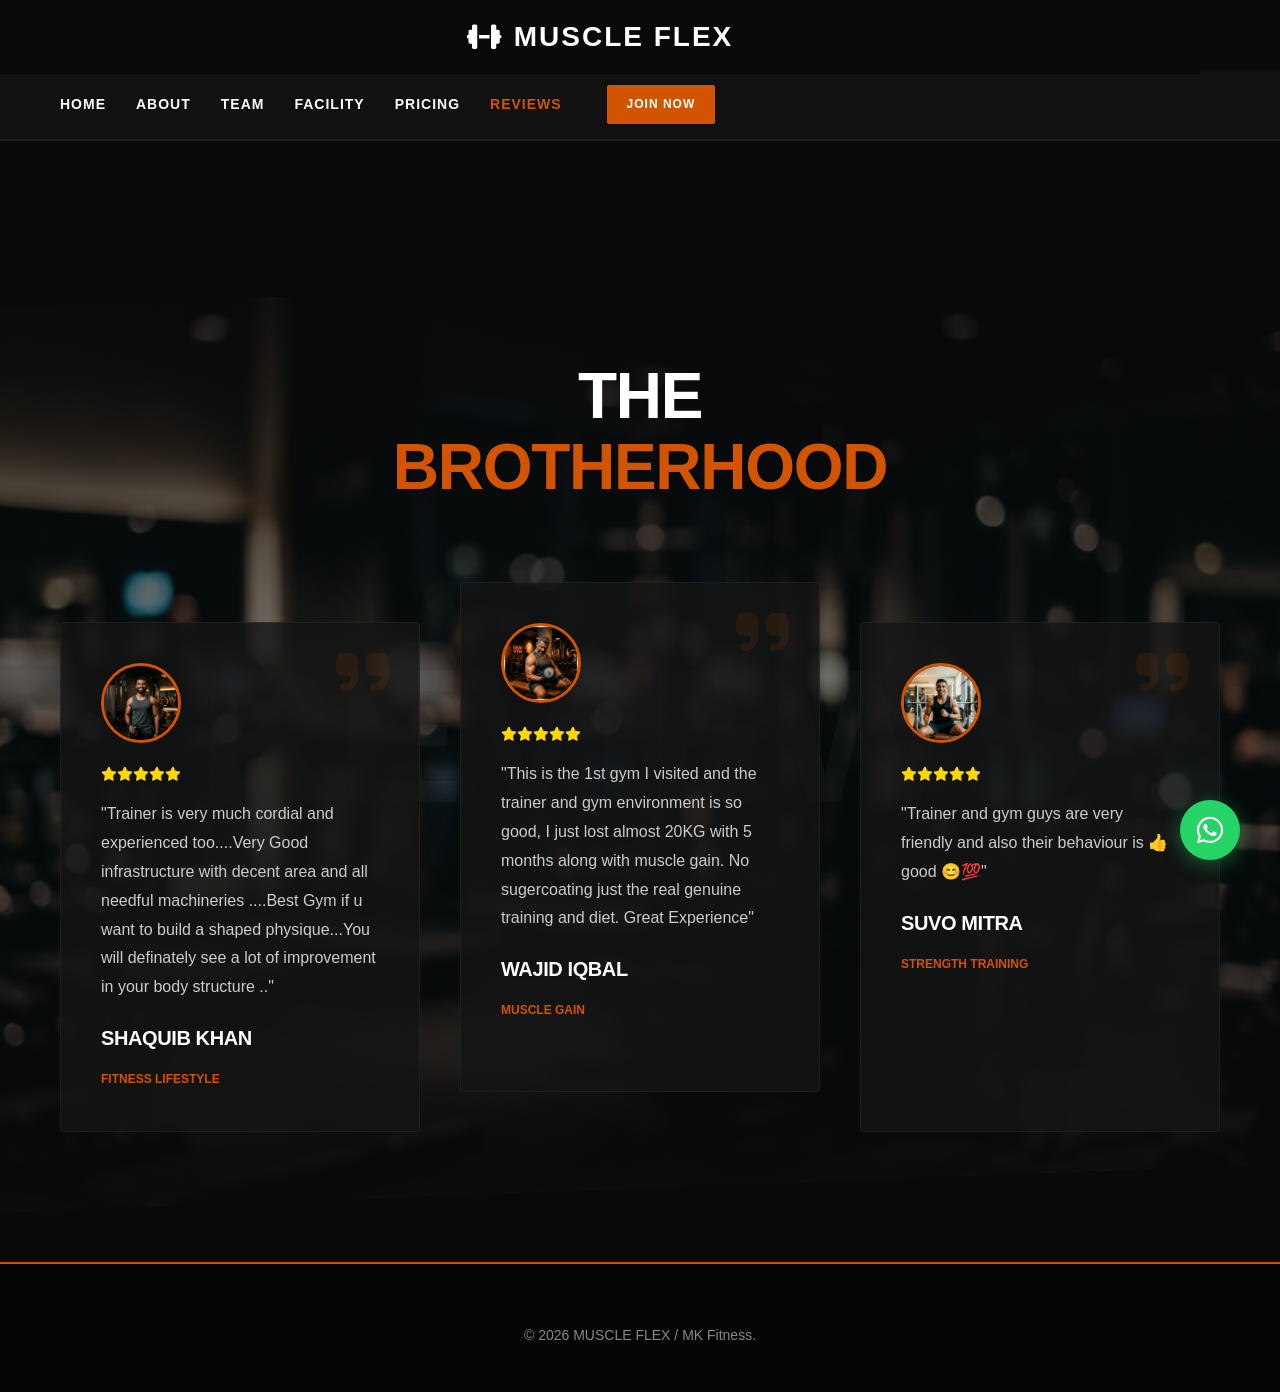
<file: testimonials.html>
<!DOCTYPE html>
<html lang="en">

<head>
    <meta charset="UTF-8">
    <meta name="viewport" content="width=device-width, initial-scale=1.0">
    <title>Member Reviews | MUSCLE FLEX | MK Fitness</title>
    <link rel="stylesheet" href="https://cdnjs.cloudflare.com/ajax/libs/font-awesome/6.4.0/css/all.min.css">
    <link rel="stylesheet" href="style.css">
    <style>
        .testimonial-card {
            background: rgba(20, 20, 20, 0.8);
            backdrop-filter: blur(15px);
            border: 1px solid rgba(255, 255, 255, 0.05);
            padding: 40px;
            border-radius: 4px;
            text-align: left;
            position: relative;
            z-index: 10;
        }

        .avatar-img {
            width: 80px;
            height: 80px;
            border-radius: 50%;
            border: 3px solid var(--accent-orange);
            object-fit: cover;
            margin-bottom: 20px;
        }

        .stars {
            color: #FFD700;
            margin-bottom: 15px;
            font-size: 14px;
        }

        .quote-icon {
            position: absolute;
            top: 20px;
            right: 30px;
            font-size: 60px;
            color: rgba(211, 84, 0, 0.1);
        }
    </style>
</head>

<body class="bg-primary">

    <header>
        <div class="container logo-container">
            <a href="index.html" class="logo">
                <i class="fas fa-dumbbell"></i>
                MUSCLE FLEX
            </a>
        </div>
    </header>
    <div class="main-nav">
        <div class="container" style="position: relative;">
            <button class="nav-scroll-btn scroll-left"><i class="fas fa-chevron-left"></i></button>
            <div class="nav-scroll-container">
                <nav class="nav-links">
                    <a href="index.html">Home</a>
                    <a href="about.html">About</a>
                    <a href="trainers.html">Team</a>
                    <a href="gallery.html">Facility</a>
                    <a href="pricing.html">Pricing</a>
                    <a href="testimonials.html">Reviews</a>
                    <a href="contact.html" class="btn" style="padding: 10px 20px; font-size: 12px; margin-left: 15px;">Join Now</a>
                </nav>
            </div>
            <button class="nav-scroll-btn scroll-right"><i class="fas fa-chevron-right"></i></button>
        </div>
    </div>

    <div style="height: 120px;"></div>

    <section class="section-padding section-relative clip-both"
        style="background: url('assets/images/testimonials_bg_1772697662527.png') center/cover no-repeat; min-height: 80vh; display: flex; align-items: center;">
        <div
            style="position: absolute; top:0; left:0; width:100%; height:100%; background: linear-gradient(180deg, rgba(10,10,10,0.9) 0%, rgba(10,10,10,0.4) 50%, rgba(10,10,10,0.9) 100%);">
        </div>
        <div class="ghost-text" style="z-index: 1;">REVIEWS</div>

        <div class="container section-relative text-center fade-in-section">
            <h2 class="section-title">THE
                <br><span class="text-orange">BROTHERHOOD</span>
            </h2>

            <div
                style="display: grid; grid-template-columns: repeat(auto-fit, minmax(320px, 1fr)); gap: 40px; margin-top: 60px;">

                <!-- Review 1 -->
                <div class="testimonial-card fade-in-section delay-1" style="transform: translateY(20px);">
                    <i class="fas fa-quote-right quote-icon"></i>
                    <img src="assets/images/avatar_pradyut_1772697678929.png" alt="Pradyut" class="avatar-img">
                    <div class="stars">
                        <i class="fas fa-star"></i><i class="fas fa-star"></i><i class="fas fa-star"></i><i
                            class="fas fa-star"></i><i class="fas fa-star"></i>
                    </div>
                    <p style="color: var(--text-light); font-size: 16px; margin-bottom: 25px; line-height: 1.8;">
                        "Trainer is very much cordial and experienced too....Very Good infrastructure with decent area and all needful machineries
                        ....Best Gym if u want to build a shaped physique...You will definately see a lot of improvement in your body structure .."
                    </p>
                    <h4 style="font-size: 20px; text-transform: uppercase;">SHAQUIB KHAN</h4>
                    <span style="color: var(--accent-orange); font-size: 12px; font-weight: 700;">FITNESS
                        LIFESTYLE</span>
                </div>

                <!-- Review 2 -->
                <div class="testimonial-card fade-in-section delay-2" style="transform: translateY(-20px);">
                    <i class="fas fa-quote-right quote-icon"></i>
                    <img src="assets/images/avatar_avik_1772697696156.png" alt="Avik Dutta" class="avatar-img">
                    <div class="stars">
                        <i class="fas fa-star"></i><i class="fas fa-star"></i><i class="fas fa-star"></i><i
                            class="fas fa-star"></i><i class="fas fa-star"></i>
                    </div>
                    <p style="color: var(--text-light); font-size: 16px; margin-bottom: 25px; line-height: 1.8;">
                        "This is the 1st gym I visited and the trainer and gym environment is so good, I just lost almost 20KG 
                         with 5 months along with muscle gain. No sugercoating just the real genuine training and diet.
                         Great Experience"
                    </p>
                    <h4 style="font-size: 20px; text-transform: uppercase;">WAJID IQBAL</h4>
                    <span style="color: var(--accent-orange); font-size: 12px; font-weight: 700;">MUSCLE GAIN</span>
                </div>

                <!-- Review 3 -->
                <div class="testimonial-card fade-in-section delay-3" style="transform: translateY(20px);">
                    <i class="fas fa-quote-right quote-icon"></i>
                    <img src="assets/images/avatar_riju_1772697713153.png" alt="Riju" class="avatar-img">
                    <div class="stars">
                        <i class="fas fa-star"></i><i class="fas fa-star"></i><i class="fas fa-star"></i><i
                            class="fas fa-star"></i><i class="fas fa-star"></i>
                    </div>
                    <p style="color: var(--text-light); font-size: 16px; margin-bottom: 25px; line-height: 1.8;">
                        "Trainer and gym guys are very friendly and also their behaviour is 👍 good 😊💯"
                    </p>
                    <h4 style="font-size: 20px; text-transform: uppercase;">SUVO MITRA</h4>
                    <span style="color: var(--accent-orange); font-size: 12px; font-weight: 700;">STRENGTH
                        TRAINING</span>
                </div>

            </div>
        </div>
    </section>

    <footer style="margin-top: 50px;">
        <div class="container text-center">
            <p style="color: var(--text-muted); font-size: 14px;">&copy; 2026 MUSCLE FLEX / MK Fitness.</p>
        </div>
    </footer>

    <a href="https://wa.me/917980581070" class="whatsapp-float"><i class="fab fa-whatsapp"></i></a>
    <script src="script.js"></script>
</body>

</html>
</file>
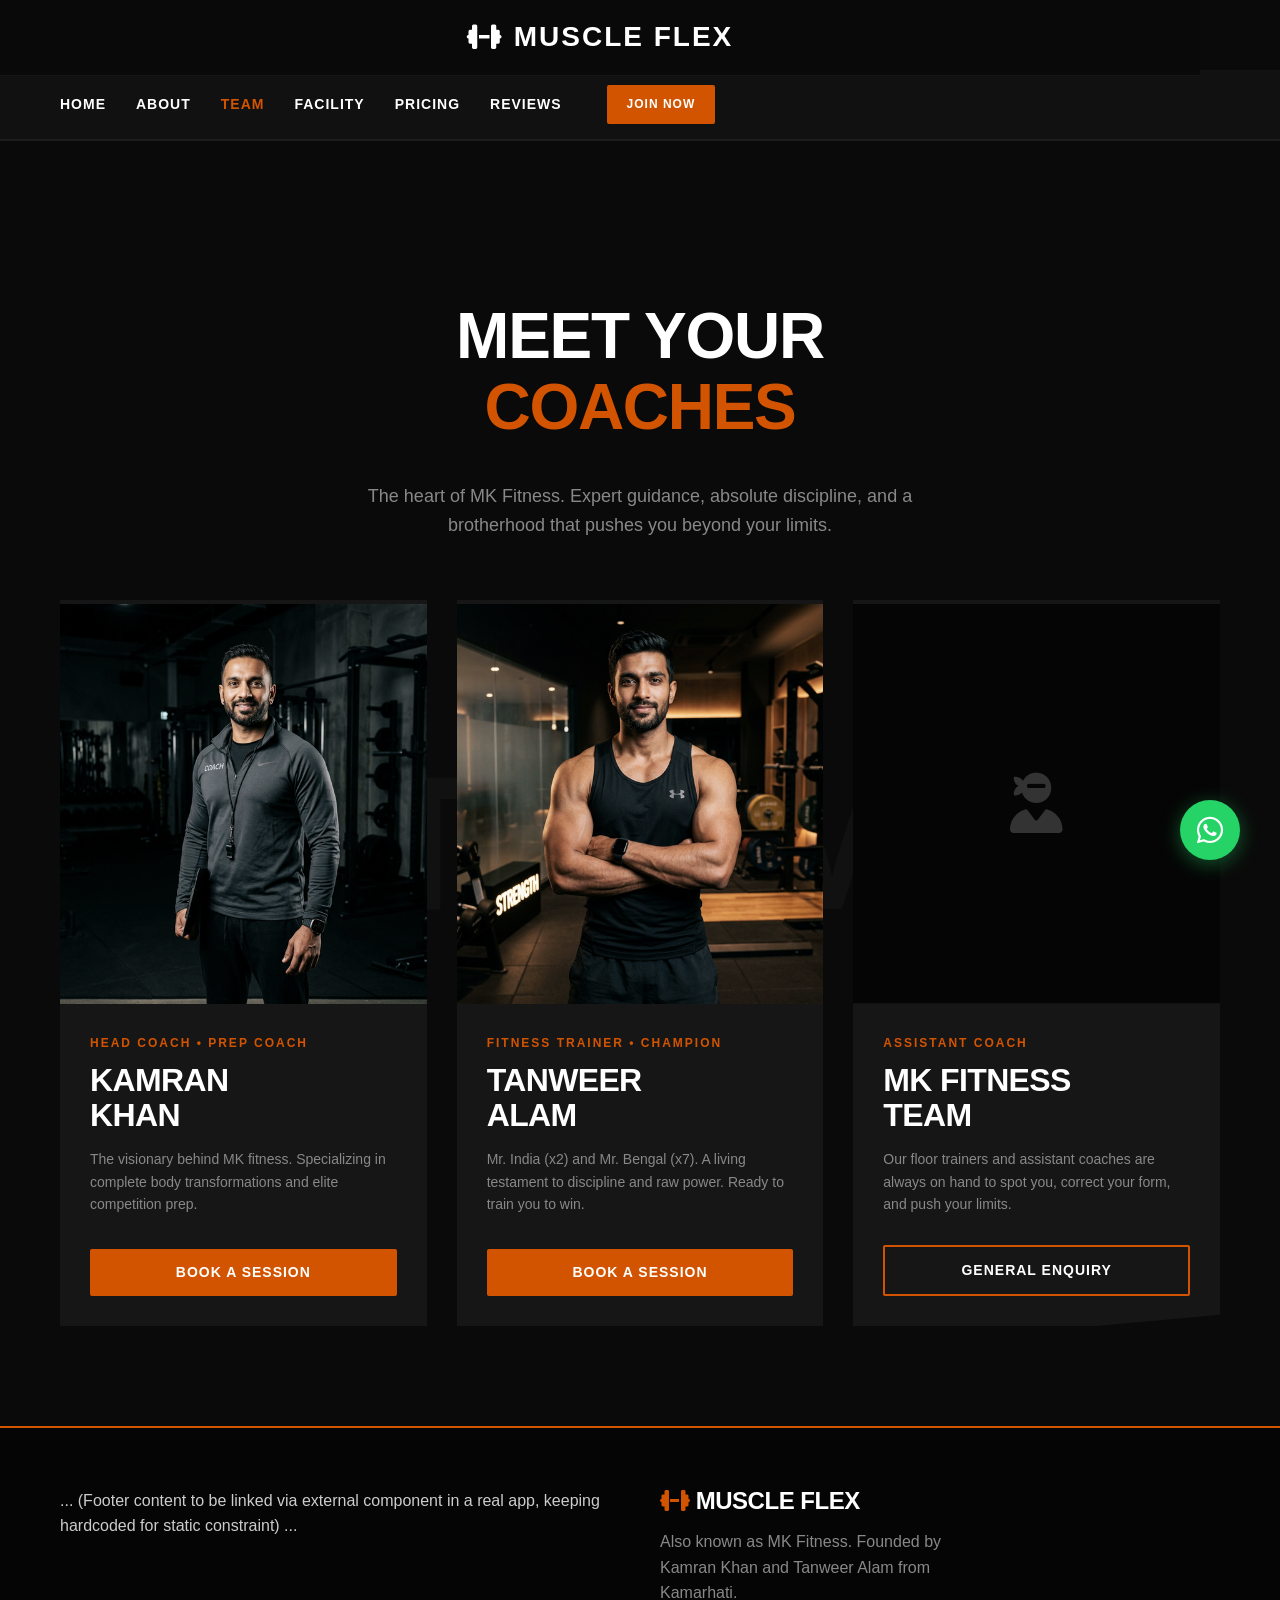
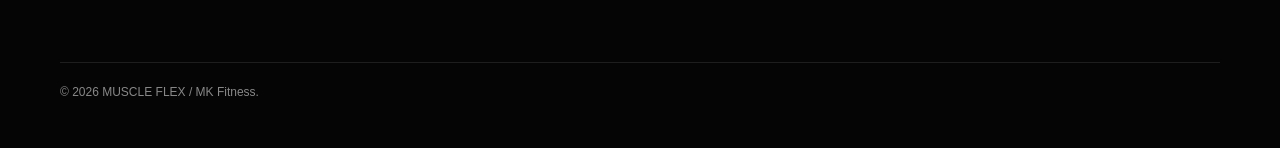
<file: trainers.html>
<!DOCTYPE html>
<html lang="en">

<head>
    <meta charset="UTF-8">
    <meta name="viewport" content="width=device-width, initial-scale=1.0">
    <title>The Team | MUSCLE FLEX | MK Fitness</title>
    <link rel="stylesheet" href="https://cdnjs.cloudflare.com/ajax/libs/font-awesome/6.4.0/css/all.min.css">
    <link rel="stylesheet" href="style.css">
    <style>
        .trainer-card {
            background-color: var(--bg-tertiary);
            border-top: 4px solid transparent;
            transition: all 0.3s ease;
            position: relative;
            overflow: hidden;
            display: flex;
            flex-direction: column;
        }

        .trainer-card:hover {
            border-top-color: var(--accent-orange);
            transform: translateY(-10px);
            box-shadow: 0 10px 30px rgba(0, 0, 0, 0.5);
        }

        .trainer-card img {
            width: 100%;
            height: 400px;
            object-fit: cover;
            object-position: top;
            filter: grayscale(20%);
            transition: filter 0.3s ease;
        }

        .trainer-card:hover img {
            filter: grayscale(0%);
        }

        .trainer-info {
            padding: 30px;
            display: flex;
            flex-direction: column;
            flex-grow: 1;
        }

        .specialty-tag {
            font-size: 12px;
            font-weight: 700;
            color: var(--accent-orange);
            text-transform: uppercase;
            letter-spacing: 2px;
            margin-bottom: 10px;
            display: inline-block;
        }
    </style>
</head>

<body class="bg-primary">

    <!-- Header Navigation -->
    <header>
        <div class="container logo-container">
            <a href="index.html" class="logo">
                <i class="fas fa-dumbbell"></i>
                MUSCLE FLEX
            </a>
        </div>
    </header>
    <div class="main-nav">
        <div class="container" style="position: relative;">
            <button class="nav-scroll-btn scroll-left"><i class="fas fa-chevron-left"></i></button>
            <div class="nav-scroll-container">
                <nav class="nav-links">
                    <a href="index.html">Home</a>
                    <a href="about.html">About</a>
                    <a href="trainers.html">Team</a>
                    <a href="gallery.html">Facility</a>
                    <a href="pricing.html">Pricing</a>
                    <a href="testimonials.html">Reviews</a>
                    <a href="contact.html" class="btn" style="padding: 10px 20px; font-size: 12px; margin-left: 15px;">Join Now</a>
                </nav>
            </div>
            <button class="nav-scroll-btn scroll-right"><i class="fas fa-chevron-right"></i></button>
        </div>
    </div>

    <!-- Page Header Area -->
    <div style="height: 120px;"></div>

    <!-- Trainers Section -->
    <section class="section-padding section-relative clip-bottom-right" style="padding-top: 40px;">
        <div class="ghost-text">TEAM</div>

        <div class="container section-relative text-center fade-in-section">
            <h2 class="section-title">MEET YOUR
                <br><span class="text-orange">COACHES</span>
            </h2>
            <p style="max-width: 600px; margin: 0 auto 60px; color: var(--text-muted); font-size: 18px;">
                The heart of MK Fitness. Expert guidance, absolute discipline, and a brotherhood that pushes you beyond
                your limits.
            </p>

            <div
                style="display: grid; grid-template-columns: repeat(auto-fit, minmax(300px, 1fr)); gap: 30px; text-align: left;">

                <!-- Coach 1 -->
                <div class="trainer-card fade-in-section delay-1">
                    <img src="assets/images/kamran_coach_1772697467216.png" alt="Kamran Khan">
                    <div class="trainer-info">
                        <span class="specialty-tag">HEAD COACH • PREP COACH</span>
                        <h3 style="font-size: 32px; margin-bottom: 15px;">KAMRAN <br>KHAN</h3>
                        <p style="color: var(--text-muted); font-size: 14px; margin-bottom: 30px; flex-grow: 1;">
                            The visionary behind MK fitness. Specializing in complete body transformations and elite
                            competition prep.
                        </p>
                        <a href="contact.html" class="btn" style="width: 100%; padding: 12px; font-size: 14px;">BOOK A
                            SESSION</a>
                    </div>
                </div>

                <!-- Coach 2 -->
                <div class="trainer-card fade-in-section delay-2">
                    <img src="assets/images/tanweer_coach_1772697493543.png" alt="Tanweer Alam">
                    <div class="trainer-info">
                        <span class="specialty-tag">FITNESS TRAINER • CHAMPION</span>
                        <h3 style="font-size: 32px; margin-bottom: 15px;">TANWEER <br>ALAM</h3>
                        <p style="color: var(--text-muted); font-size: 14px; margin-bottom: 30px; flex-grow: 1;">
                            Mr. India (x2) and Mr. Bengal (x7). A living testament to discipline and raw power. Ready to
                            train you to win.
                        </p>
                        <a href="contact.html" class="btn" style="width: 100%; padding: 12px; font-size: 14px;">BOOK A
                            SESSION</a>
                    </div>
                </div>

                <!-- Coach 3 Placeholder if needed, or keeping it to the 2 main guys -->
                <!-- As user only provided 2 main owners, centering them might look better, 
                     but standard 3 grid is requested. We use a generic 'Assistant Coach' for the 3rd slot -->
                <div class="trainer-card fade-in-section delay-3">
                    <div
                        style="height: 400px; background-color: #050505; display: flex; align-items: center; justify-content: center; border-bottom: 1px solid #111;">
                        <i class="fas fa-user-ninja" style="font-size: 60px; color: #333;"></i>
                    </div>
                    <div class="trainer-info">
                        <span class="specialty-tag">ASSISTANT COACH</span>
                        <h3 style="font-size: 32px; margin-bottom: 15px;">MK FITNESS <br>TEAM</h3>
                        <p style="color: var(--text-muted); font-size: 14px; margin-bottom: 30px; flex-grow: 1;">
                            Our floor trainers and assistant coaches are always on hand to spot you, correct your form,
                            and push your limits.
                        </p>
                        <a href="contact.html" class="btn btn-outline"
                            style="width: 100%; padding: 12px; font-size: 14px;">GENERAL ENQUIRY</a>
                    </div>
                </div>

            </div>
        </div>
    </section>

    <!-- Footer -->
    <footer>
        <div class="container">
            <div class="footer-content">
                ... (Footer content to be linked via external component in a real app, keeping hardcoded for static
                constraint) ...
                <div class="footer-brand">
                    <h3 style="font-weight: 900;"><i class="fas fa-dumbbell text-orange"></i> MUSCLE FLEX</h3>
                    <p>Also known as MK Fitness. Founded by Kamran Khan and Tanweer Alam from Kamarhati.</p>
                </div>
            </div>
            <div class="footer-bottom">
                <p>&copy; 2026 MUSCLE FLEX / MK Fitness.</p>
            </div>
        </div>
    </footer>

    <a href="https://wa.me/917980581070" class="whatsapp-float"><i class="fab fa-whatsapp"></i></a>
    <script src="script.js"></script>
</body>

</html>
</file>
<file: style.css>
/* style.css - MUSCLE FLEX (MK Fitness) Design System */

:root {
  /* Colors */
  --bg-primary: #0A0A0A;
  --bg-secondary: #111111;
  --bg-tertiary: #161616;
  --accent-orange: #D35400;
  /* Deep Burnt Orange */
  --text-white: #FFFFFF;
  --text-light: #CCCCCC;
  --text-muted: #888888;

  /* Typography - Apple San Francisco / System UI */
  --font-system: -apple-system, BlinkMacSystemFont, "Segoe UI", Roboto, Helvetica, Arial, sans-serif, "Apple Color Emoji", "Segoe UI Emoji", "Segoe UI Symbol";
}

* {
  margin: 0;
  padding: 0;
  box-sizing: border-box;
}

html {
  scroll-behavior: smooth;
}

body {
  font-family: var(--font-system);
  background-color: var(--bg-primary);
  color: var(--text-light);
  line-height: 1.6;
  font-weight: 400;
  overflow-x: hidden;
  -webkit-font-smoothing: antialiased;
  -moz-osx-font-smoothing: grayscale;
}

/* Typography Base */
h1,
h2,
h3,
h4,
h5,
h6 {
  color: var(--text-white);
  font-weight: 800;
  /* Apple heavy weight for headers */
  text-transform: uppercase;
  letter-spacing: -0.02em;
  line-height: 1.1;
  margin-bottom: 1rem;
}

p {
  margin-bottom: 1rem;
}

a {
  color: var(--text-white);
  text-decoration: none;
  transition: color 0.3s ease;
}

a:hover {
  color: var(--accent-orange);
}

img {
  max-width: 100%;
  display: block;
}

/* UI Elements */
.btn {
  display: inline-block;
  background-color: var(--accent-orange);
  color: var(--text-white);
  padding: 16px 32px;
  font-weight: 700;
  text-transform: uppercase;
  letter-spacing: 1px;
  border: none;
  border-radius: 2px;
  cursor: pointer;
  transition: transform 0.2s ease, background-color 0.2s ease;
  text-align: center;
}

.btn:hover {
  background-color: #E65C00;
  /* Slightly lighter orange */
  transform: translateY(-2px);
  color: var(--text-white);
}

.btn-outline {
  background-color: transparent;
  border: 2px solid var(--accent-orange);
  color: var(--text-white);
}

.btn-outline:hover {
  background-color: var(--accent-orange);
}

/* Utilities */
.text-orange {
  color: var(--accent-orange);
}

.text-white {
  color: var(--text-white);
}

.text-muted {
  color: var(--text-muted);
}

.bg-dark {
  background-color: var(--bg-secondary);
}

.bg-darker {
  background-color: var(--bg-tertiary);
}

.bg-orange {
  background-color: var(--accent-orange);
}

.container {
  width: 100%;
  max-width: 1200px;
  margin: 0 auto;
  padding: 0 20px;
}

.section-padding {
  padding: 100px 0;
}

.text-center {
  text-align: center;
}

/* Structural Effects */
.clip-bottom-right {
  clip-path: polygon(0 0, 100% 0, 100% 90%, 0 100%);
}

.clip-top-left {
  clip-path: polygon(0 10%, 100% 0, 100% 100%, 0 100%);
}

.clip-both {
  clip-path: polygon(0 5%, 100% 0, 100% 95%, 0 100%);
}

/* Backgrounds & Textures */
.ghost-text {
  position: absolute;
  top: 50%;
  left: 50%;
  transform: translate(-50%, -50%);
  font-size: clamp(100px, 15vw, 250px);
  font-weight: 900;
  color: rgba(255, 255, 255, 0.03);
  white-space: nowrap;
  pointer-events: none;
  z-index: 0;
  text-transform: uppercase;
  user-select: none;
}

.section-relative {
  position: relative;
  z-index: 1;
}

/* Typography specifics */
.hero-headline {
  font-size: clamp(50px, 8vw, 100px);
  margin-bottom: 20px;
}

/* Image Slider */
.hero-slider {
  position: absolute;
  top: 0;
  left: 0;
  width: 100%;
  height: 100%;
  z-index: 0;
  overflow: hidden;
}

.hero-slide {
  position: absolute;
  top: 0;
  left: 0;
  width: 100%;
  height: 100%;
  opacity: 0;
  transition: opacity 0.8s ease-in-out;
  background-size: cover;
  background-position: center;
}

.hero-slide::after {
  content: '';
  position: absolute;
  top: 0;
  left: 0;
  width: 100%;
  height: 100%;
  background: linear-gradient(rgba(10, 10, 10, 0.5), rgba(10, 10, 10, 0.8));
}

.hero-slide.active {
  opacity: 1;
}

.slider-controls {
  position: absolute;
  bottom: 40px;
  right: 5%;
  display: flex;
  gap: 15px;
  z-index: 50;
  /* Increased to ensure it's above the text and overlay */
}

.slider-btn {
  background: rgba(255, 255, 255, 0.2);
  border: 1px solid rgba(255, 255, 255, 0.5);
  color: var(--text-white);
  width: 60px;
  /* Made slightly larger */
  height: 60px;
  border-radius: 50%;
  display: flex;
  align-items: center;
  justify-content: center;
  cursor: pointer;
  transition: all 0.3s ease;
  font-size: 24px;
}

.slider-btn:hover {
  background: var(--accent-orange);
  border-color: var(--accent-orange);
  transform: scale(1.1);
}

.section-title {
  font-size: clamp(36px, 5vw, 64px);
  position: relative;
  display: inline-block;
  margin-bottom: 40px;
}

.big-number {
  font-size: clamp(80px, 10vw, 160px);
  font-weight: 900;
  color: var(--accent-orange);
  line-height: 1;
  opacity: 0.8;
  display: block;
}

.orange-slash {
  width: 4px;
  height: 80px;
  background-color: var(--accent-orange);
  transform: rotate(15deg);
  display: inline-block;
  margin: 0 20px;
}

/* Navigation Layout Resign */
header {
  position: relative;
  /* Remove the old fixed setup for the entire header block */
  z-index: 100;
  width: 100%;
}

.logo-container {
  position: fixed;
  top: 0;
  left: 0;
  width: 100%;
  background-color: rgba(10, 10, 10, 0.95);
  backdrop-filter: blur(10px);
  padding: 15px 0;
  border-bottom: 1px solid rgba(255, 255, 255, 0.05);
  z-index: 101;
  text-align: center;
}

.logo {
  font-size: 28px;
  font-weight: 900;
  color: var(--text-white);
  display: inline-flex;
  align-items: center;
  justify-content: center;
  gap: 10px;
  letter-spacing: 2px;
}

.main-nav {
  position: relative;
  margin-top: 70px;
  /* offset the fixed logo height */
  background: var(--bg-secondary);
  padding: 15px 0;
  border-bottom: 2px solid rgba(255, 255, 255, 0.05);
  display: flex;
  justify-content: center;
  align-items: center;
  z-index: 99;
}

.nav-links {
  display: flex;
  gap: 30px;
  align-items: center;
}

.nav-links a {
  font-size: 14px;
  font-weight: 600;
  text-transform: uppercase;
  letter-spacing: 1px;
}

.nav-links a.active {
  color: var(--accent-orange);
}

.social-icons {
  display: flex;
  gap: 15px;
}

.social-icons a {
  color: var(--text-light);
  font-size: 18px;
}

.social-icons a:hover {
  color: var(--accent-orange);
  transform: scale(1.1);
}

.nav-scroll-btn {
  display: none;
  background: var(--bg-tertiary);
  border: 1px solid rgba(255, 255, 255, 0.1);
  color: var(--text-white);
  border-radius: 50%;
  width: 30px;
  height: 30px;
  cursor: pointer;
  z-index: 102;
  align-items: center;
  justify-content: center;
}

/* Footer */
footer {
  background-color: #050505;
  padding: 60px 0 30px;
  border-top: 2px solid var(--accent-orange);
}

.footer-content {
  display: grid;
  grid-template-columns: repeat(auto-fit, minmax(250px, 1fr));
  gap: 40px;
  margin-bottom: 40px;
}

.footer-brand h3 {
  font-size: 24px;
  margin-bottom: 15px;
}

.footer-brand p {
  color: var(--text-muted);
  max-width: 300px;
}

.footer-links h4 {
  font-size: 18px;
  margin-bottom: 20px;
}

.footer-links ul {
  list-style: none;
}

.footer-links li {
  margin-bottom: 10px;
}

.footer-links a {
  color: var(--text-muted);
  font-size: 14px;
}

.footer-links a:hover {
  color: var(--accent-orange);
  padding-left: 5px;
}

.footer-bottom {
  border-top: 1px solid rgba(255, 255, 255, 0.1);
  padding-top: 20px;
  display: flex;
  justify-content: space-between;
  align-items: center;
  color: var(--text-muted);
  font-size: 12px;
}

/* Floating WhatsApp Button */
.whatsapp-float {
  position: fixed;
  width: 60px;
  height: 60px;
  bottom: 40px;
  right: 40px;
  background-color: #25D366;
  /* Official WhatsApp Green */
  color: #FFF;
  border-radius: 50px;
  text-align: center;
  font-size: 30px;
  box-shadow: 0px 4px 20px rgba(37, 211, 102, 0.4);
  z-index: 1000;
  display: flex;
  align-items: center;
  justify-content: center;
  transition: all 0.3s ease;
  animation: pulse-green 2s infinite;
}

.whatsapp-float:hover {
  transform: scale(1.1);
  color: white;
}

@keyframes pulse-green {
  0% {
    box-shadow: 0 0 0 0 rgba(37, 211, 102, 0.7);
  }

  70% {
    box-shadow: 0 0 0 15px rgba(37, 211, 102, 0);
  }

  100% {
    box-shadow: 0 0 0 0 rgba(37, 211, 102, 0);
  }
}

/* Animations */
.fade-in-section {
  opacity: 0;
  transform: translateY(30px);
  transition: opacity 0.8s ease-out, transform 0.8s ease-out;
  will-change: opacity, visibility;
}

.fade-in-section.is-visible {
  opacity: 1;
  transform: none;
}

.delay-1 {
  transition-delay: 0.1s;
}

.delay-2 {
  transition-delay: 0.2s;
}

.delay-3 {
  transition-delay: 0.3s;
}

/* Responsive adjustments */
@media (max-width: 1200px) {
  .container {
    padding: 0 5%;
  }
}

@media (max-width: 992px) {

  /* Mobile Navigation Container & Scrolling */
  .main-nav {
    padding: 10px 15px;
    /* Adjust padding for mobile */
    justify-content: flex-start;
    /* Align left to allow scrolling */
    position: relative;
  }

  .nav-scroll-container {
    overflow-x: auto;
    -webkit-overflow-scrolling: touch;
    width: 100%;
    scrollbar-width: none;
    /* Hide scrollbar Firefox */
  }

  .nav-scroll-container::-webkit-scrollbar {
    display: none;
    /* Hide scrollbar Chrome/Safari */
  }

  .nav-links {
    width: max-content;
    /* Force contents onto one line */
    gap: 20px;
    padding: 0 5px;
  }

  .nav-scroll-btn {
    display: flex;
    /* Show scroll arrows */
    position: absolute;
    top: 50%;
    transform: translateY(-50%);
  }

  .scroll-left {
    left: 5px;
  }

  .scroll-right {
    right: 5px;
  }

  /* Add padding to container so links don't hide under arrows */
  .nav-scroll-container {
    padding: 0 40px;
  }

  .clip-bottom-right {
    clip-path: polygon(0 0, 100% 0, 100% 98%, 0 100%);
  }

  .clip-top-left {
    clip-path: polygon(0 2%, 100% 0, 100% 100%, 0 100%);
  }

  .clip-both {
    clip-path: polygon(0 2%, 100% 0, 100% 98%, 0 100%);
  }

  /* Force Grids to Stack on Tablet, EXCEPT Gallery */
  [style*="grid-template-columns: 1fr 1fr"],
  [style*="grid-template-columns: repeat(3, 1fr)"],
  [style*="grid-template-columns: repeat(4, 1fr)"],
  [style*="grid-template-columns: repeat(auto-fit"] {
    grid-template-columns: 1fr !important;
    gap: 30px !important;
  }

  /* Form specific override */
  form {
    grid-template-columns: 1fr !important;
  }

  form .btn {
    grid-column: 1 !important;
  }

  #bmi-result {
    min-height: auto !important;
    padding: 30px !important;
  }
}

@media (max-width: 768px) {
  .section-padding {
    padding: 50px 0;
  }

  /* Tighter spacing for mobile */

  .hero-headline {
    font-size: clamp(40px, 12vw, 60px);
  }

  .section-title {
    font-size: clamp(28px, 8vw, 36px);
    margin-bottom: 25px;
  }

  .big-number {
    font-size: clamp(50px, 15vw, 80px);
  }

  p {
    font-size: 14px;
    line-height: 1.5;
  }

  .btn {
    padding: 14px 28px;
    font-size: 14px !important;
  }

  /* Gallery Grid strictly 2-columns on mobile */
  .gallery-grid,
  [style*="grid-template-columns: repeat(auto-fill"] {
    grid-template-columns: repeat(2, 1fr) !important;
    gap: 10px !important;
  }

  .stats-bar .container {
    flex-direction: column;
    gap: 40px !important;
  }

  .whatsapp-float {
    bottom: 20px;
    right: 20px;
    width: 50px;
    height: 50px;
    font-size: 24px;
  }

  .footer-content {
    grid-template-columns: 1fr;
    text-align: center;
    gap: 30px;
  }

  .footer-brand .social-icons {
    justify-content: center;
  }

  .footer-bottom {
    flex-direction: column;
    gap: 15px;
    text-align: center;
  }

  /* Pricing Cards Vertical Stacking specifically */
  .pricing-grid {
    display: flex !important;
    flex-direction: column !important;
    gap: 20px !important;
  }
}

@media (max-width: 480px) {

  /* iPhone specific tight optimizations */
  .hero-headline {
    font-size: clamp(32px, 10vw, 42px);
  }

  .ghost-text {
    font-size: clamp(50px, 18vw, 80px);
  }

  .section-title {
    font-size: clamp(24px, 7vw, 30px);
  }

  .section-padding {
    padding: 40px 0;
  }

  .btn {
    width: 100%;
    text-align: center;
  }

  /* Full width buttons on tiny screens */
}
</file>
